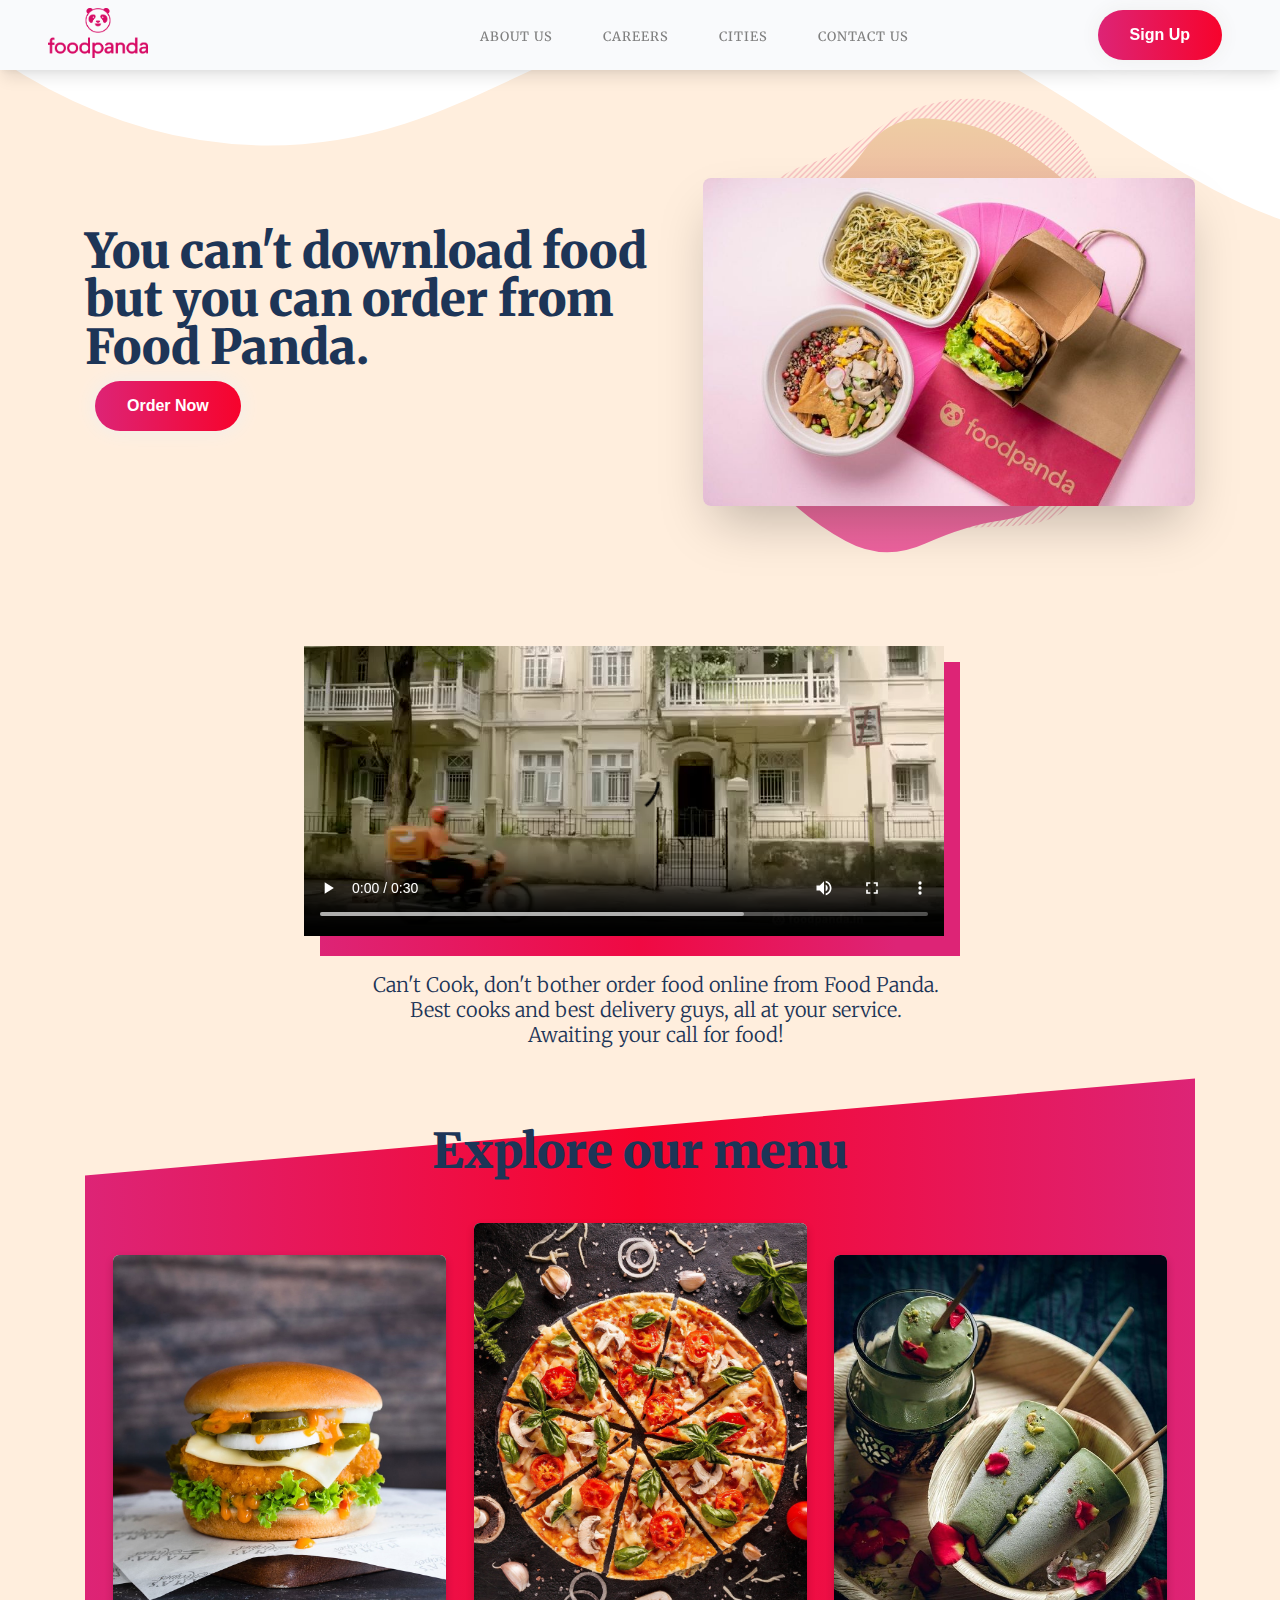
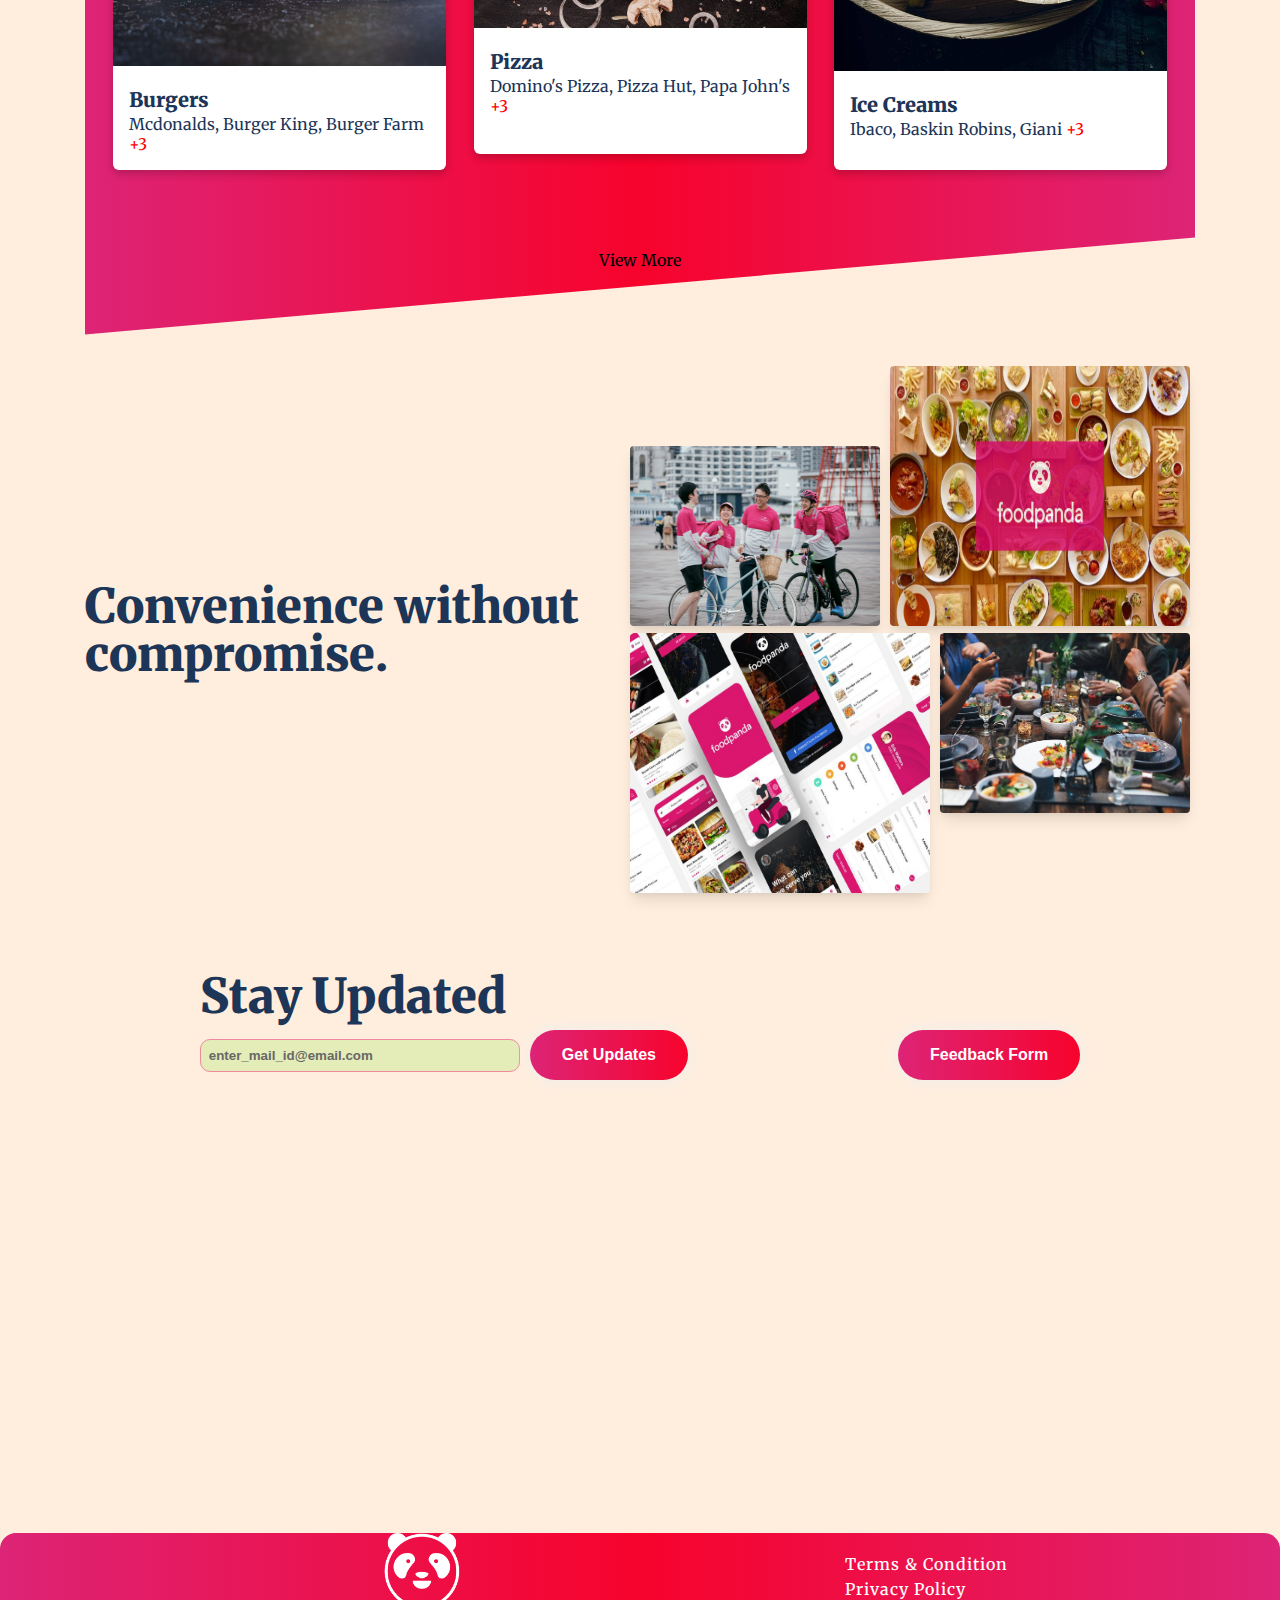
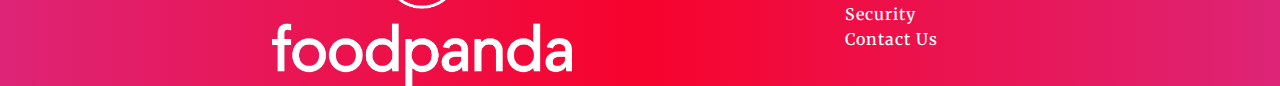
<file: index.html>
<!DOCTYPE html>
<html lang="en">

<head>
  <meta charset="UTF-8" />
  <meta http-equiv="X-UA-Compatible" content="IE=edge" />
  <meta name="viewport" content="width=device-width, initial-scale=1.0" />
  <link rel="icon" href="https://www.foodpanda.com/wp-content/uploads/2020/07/cropped-panda-head_pink-32x32.png"
    sizes="32x32" />
  <title>Food-Panda</title>
  <link rel="stylesheet" href="./css/style.css" />
  <link
    href="https://fonts.googleapis.com/css?family=Merriweather:300,300italic,regular,italic,700,700italic,900,900italic"
    rel="stylesheet" />
</head>

<body>
  <!--Nav Bar -->
  <header>
    <nav class="navbar">
      <div class="navbar__brand">
        <a href="http://localhost/FOODPANDA/index.html">
          <img src="./assets/logo.png" alt="logo" class="brand__logo" />
        </a>
      </div>
      <div class="navbar__nav__items"></div>
      <div id="nav__btn">
        <ul class="menu">
          <li><a href="aboutus.html">About Us</a></li>
          <li><a href="career.html">Careers</a></li>
          <li><a href="cities.html">Cities</a></li>
          <li><a href="contact.html">Contact Us</a></li>
        </ul>
      </div>
      <div class="nav__item">
        <a href="signup.html">
          <button class="button__primary hide__mobile">Sign Up</button>
        </a>
      </div>

    </nav>

  </header>
  <!--Hero Section-->
  <main class="container">
    <section class="hero__container">
      <div class="hero__image__container">
        <img src="./assets/hero image.jpeg" alt="hero image" class="hero__image" />
        <img src="./assets/heroShape.svg" alt="hero image shape" class="hero__image__shape" />
        <img src="./assets/herobgpattren.svg" alt="hero image shape" class="hero__image__pattren" />
      </div>
      <div class="hero__description">
        <h1 class="hero__text">
          You can't download food but you can order from Food Panda.
        </h1>
        <a href="menu.html">
          <button class="button__primary"><a href="menu.html" style="text-decoration: none;
            color: white;">Order Now</a></button>
        </a>
      </div>
    </section>
    <!--Video Container-->
    <section class="video__footage__container">
      <div class="video__footage">
        <video src="./assets/advertise.mp4" autostart="false" class="chef__video" controls></video>
      </div>
      <div class="video__footage__text">
        <p>
          Can't Cook, don't bother order food online from Food Panda. <br />
          Best cooks and best delivery guys, all at your service. <br />
          Awaiting your call for food!
        </p>
      </div>
    </section>
    <!--Explore Food Menu-->
    <section class="food__list__container">
      <h1 class="text-xl">Explore our menu</h1>
      <div class="food__list__container__diagonal"></div>
      <div class="food__menu__card__list">
        <!--Burger-->

        <div class="food__menu__card">
          <a href="#">
            <img src="./assets/burger.jpg" alt="burger" class="food__menu__card__image" />
            <div class="food__menu__card__details">
              <h4 class="text-lg"><strong>Burgers</strong></h4>
              <p>
                Mcdonalds, Burger King, Burger Farm
                <span style="color: red">+3</span>
              </p>
            </div>
          </a>
        </div>

        <!--Pizza-->
        <div class="food__menu__card food__menu__card__move__up">
          <a href="#">
            <img src="./assets/pizza.jpg" alt="pizza" class="food__menu__card__image" />
            <div class="food__menu__card__details">
              <h4 class="text-lg"><strong>Pizza</strong></h4>
              <p>
                Domino's Pizza, Pizza Hut, Papa John's
                <span style="color: red">+3</span>
              </p>
            </div>
          </a>
        </div>
        <!--Ice Cream-->
        <div class="food__menu__card">
          <a href="#">
            <img src="./assets/icecream.jpg" alt="iceCream" class="food__menu__card__image" />
            <div class="food__menu__card__details">
              <h4 class="text-lg"><strong>Ice Creams</strong></h4>
              <p>
                Ibaco, Baskin Robins, Giani
                <span style="color: red">+3</span>
              </p>
            </div>
          </a>
        </div>
      </div>
      <div class="food__list__view__more"><a href="menu.html" style="text-decoration: none;
          color: black;">View More</a></div>
    </section>

    <!--Grid View Restaurant-->
    <section class="restaurant__list__container">
      <div class="restaurant__list__text">
        <h4 class="text-xl">Convenience without compromise.</h4>
      </div>
      <div class="restaurant__list__images__container">
        <div class="restaurant__list__row_1">
          <div>
            <img src="./assets/gridimage2.jpg" alt="restaurant1" class="restaurant1" />
          </div>
          <img src="./assets/gridimage1.jpg" alt="restaurant2" class="restaurant2" />
        </div>
        <div class="restaurant__list__row_2">
          <img src="./assets/gridimage4.jpg" alt="restaurant3" class="restaurant3" />
          <img src="./assets/gridimage3.jpg" alt="restaurant4" class="restaurant4" />
        </div>
      </div>
    </section>
    <!--Email-->
    <section class="email__subcribe__container">
      <div>
        <h1 class="text-xl">Stay Updated</h1>
        <div class="email__subcribe__input__field">
          <div>
            <input type="email" placeholder="enter_mail_id@email.com" class="email__input" />
          </div>
          <button class="button__primary">Get Updates</button>
          <a href="feedback.html">
            <button class="button__survey">Feedback Form</button>
          </a>
        </div>
      </div>
    </section>
    <!--Quote Container-->
    <section class="quote__container">

    </section>
  </main>

  <!--Footer Section-->
  <footer class="footanchor">
    <img src="./assets/logo.png" alt="logo" />
    <ul>
      <li><a href="https://www.foodpanda.co.jp/en/contents/terms-and-conditions.htm">Terms & Condition</a></li>
      <li><a href="https://www.foodpanda.co.jp/en/contents/privacy.htm">Privacy Policy</a></li>
      <li><a href="https://www.foodpanda.com/security/">Security</a></li>
      <li><a href="contact.html">Contact Us</a></li>
    </ul>
  </footer>
  <!--SVG Shape-->
  <div class="custom-shape-divider-top-1624884627">
    <svg data-name="Layer 1" xmlns="http://www.w3.org/2000/svg" viewBox="0 0 1200 120" preserveAspectRatio="none">
      <path
        d="M321.39,56.44c58-10.79,114.16-30.13,172-41.86,82.39-16.72,168.19-17.73,250.45-.39C823.78,31,906.67,72,985.66,92.83c70.05,18.48,146.53,26.09,214.34,3V0H0V27.35A600.21,600.21,0,0,0,321.39,56.44Z"
        class="shape-fill"></path>
    </svg>
  </div>


</body>
</html>
</file>
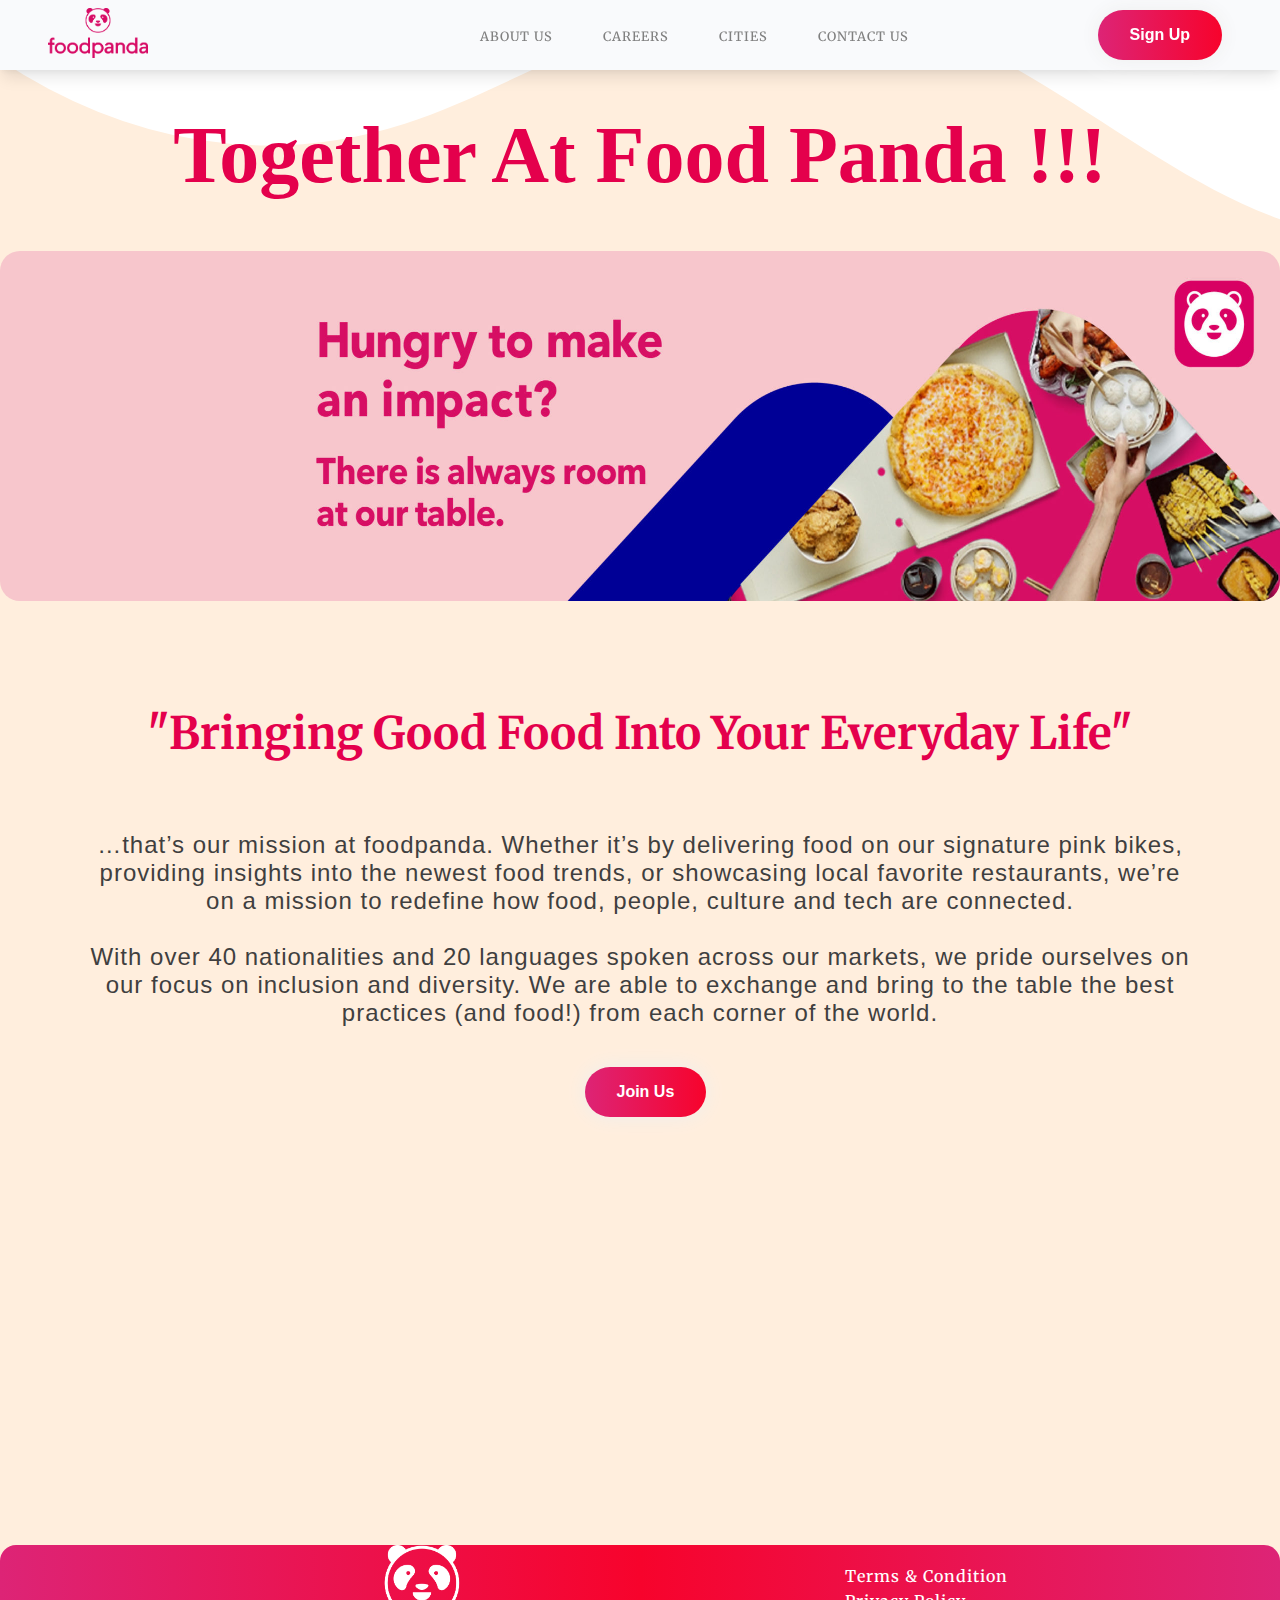
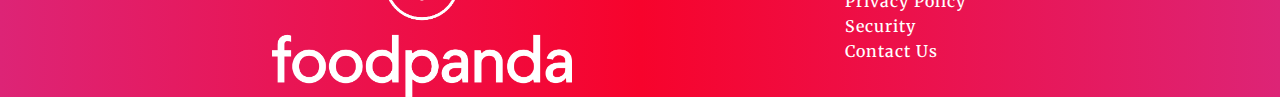
<file: career.html>
<!DOCTYPE html>
<html lang="en">

<head>
  <meta charset="UTF-8" />
  <meta http-equiv="X-UA-Compatible" content="IE=edge" />
  <meta name="viewport" content="width=device-width, initial-scale=1.0" />
  <link rel="icon" href="https://www.foodpanda.com/wp-content/uploads/2020/07/cropped-panda-head_pink-32x32.png"
    sizes="32x32" />
  <title>Career</title>
  <link rel="stylesheet" href="./css/style.css" />
  <link
    href="https://fonts.googleapis.com/css?family=Merriweather:300,300italic,regular,italic,700,700italic,900,900italic"
    rel="stylesheet" />
</head>

<body style="background-color: #FFEEDD;">
  <!--Nav Bar -->
  <header>
    <nav class="navbar">
      <div class="navbar__brand">
        <a href="http://127.0.0.1:5500/index.html">
          <img src="./assets/logo.png" alt="logo" class="brand__logo" />
        </a>
      </div>
      <div class="navbar__nav__items"></div>
      <div id="nav__btn">
        <ul class="menu">
          <li><a href="aboutus.html">About Us</a></li>
          <li><a href="career.html">Careers</a></li>
          <li><a href="cities.html">Cities</a></li>
          <li><a href="contact.html">Contact Us</a></li>
        </ul>
      </div>
      <div class="nav__item">
        <a href="signup.html">
          <button class="button__primary hide__mobile">Sign Up</button>
        </a>
      </div>

    </nav>

  </header>
  <h1 style="padding-top: 40px; font-size: 5em; text-align: center;color: rgb(228, 0, 76); font-family:serif;">Together At Food
    Panda !!!</h1>
  <!--Hero Section-->
  <img src="./assets/foodpanda-careers-hero-image-scaled.jpg" alt="career__image" style="width: 100%; 
      height: 350px; margin-top: 50px;border-radius: 20px">
  <main class="container">
    <h2 style="padding-top: 100px; font-size: 2.8em; text-align: center; color: rgb(228, 0, 76);">"Bringing Good Food
      Into Your Everyday Life"</h2><br><br>
    <p
      style="padding-top:30px;padding-bottom: 40px; font-family: Helvetica;font-size: 1.5rem; letter-spacing: 1px;text-align: center; color: rgb(63, 63, 63);">
      …that’s our mission at foodpanda. Whether it’s by delivering food on our signature pink bikes, providing insights
      into the newest food trends, or showcasing local favorite restaurants, we’re on a mission to redefine how food,
      people, culture and tech are connected.<br>
      <br>

      With over 40 nationalities and 20 languages spoken across our markets, we pride ourselves on our focus on
      inclusion and diversity. We are able to exchange and bring to the table the best practices (and food!) from each
      corner of the world.
    </p>

    <a href="joinus.html">
      <button class="button__survey" style=" margin-left: 45%;">Join Us</button></a>

    <!--Quote Container-->
    <section class="quote__container">

    </section>
  </main>

  <!--Footer Section-->
  <footer class="footanchor">
    <img src="./assets/logo.png" alt="logo" />
    <ul>
      <li><a href="https://www.foodpanda.co.jp/en/contents/terms-and-conditions.htm">Terms & Condition</a></li>
      <li><a href="https://www.foodpanda.co.jp/en/contents/privacy.htm">Privacy Policy</a></li>
      <li><a href="https://www.foodpanda.com/security/">Security</a></li>
      <li><a href="contact.html">Contact Us</a></li>
    </ul>
  </footer>
  <!--SVG Shape-->
  <div class="custom-shape-divider-top-1624884627">
    <svg data-name="Layer 1" xmlns="http://www.w3.org/2000/svg" viewBox="0 0 1200 120" preserveAspectRatio="none">
      <path
        d="M321.39,56.44c58-10.79,114.16-30.13,172-41.86,82.39-16.72,168.19-17.73,250.45-.39C823.78,31,906.67,72,985.66,92.83c70.05,18.48,146.53,26.09,214.34,3V0H0V27.35A600.21,600.21,0,0,0,321.39,56.44Z"
        class="shape-fill"></path>
    </svg>
  </div>


</body>

</html>
</file>
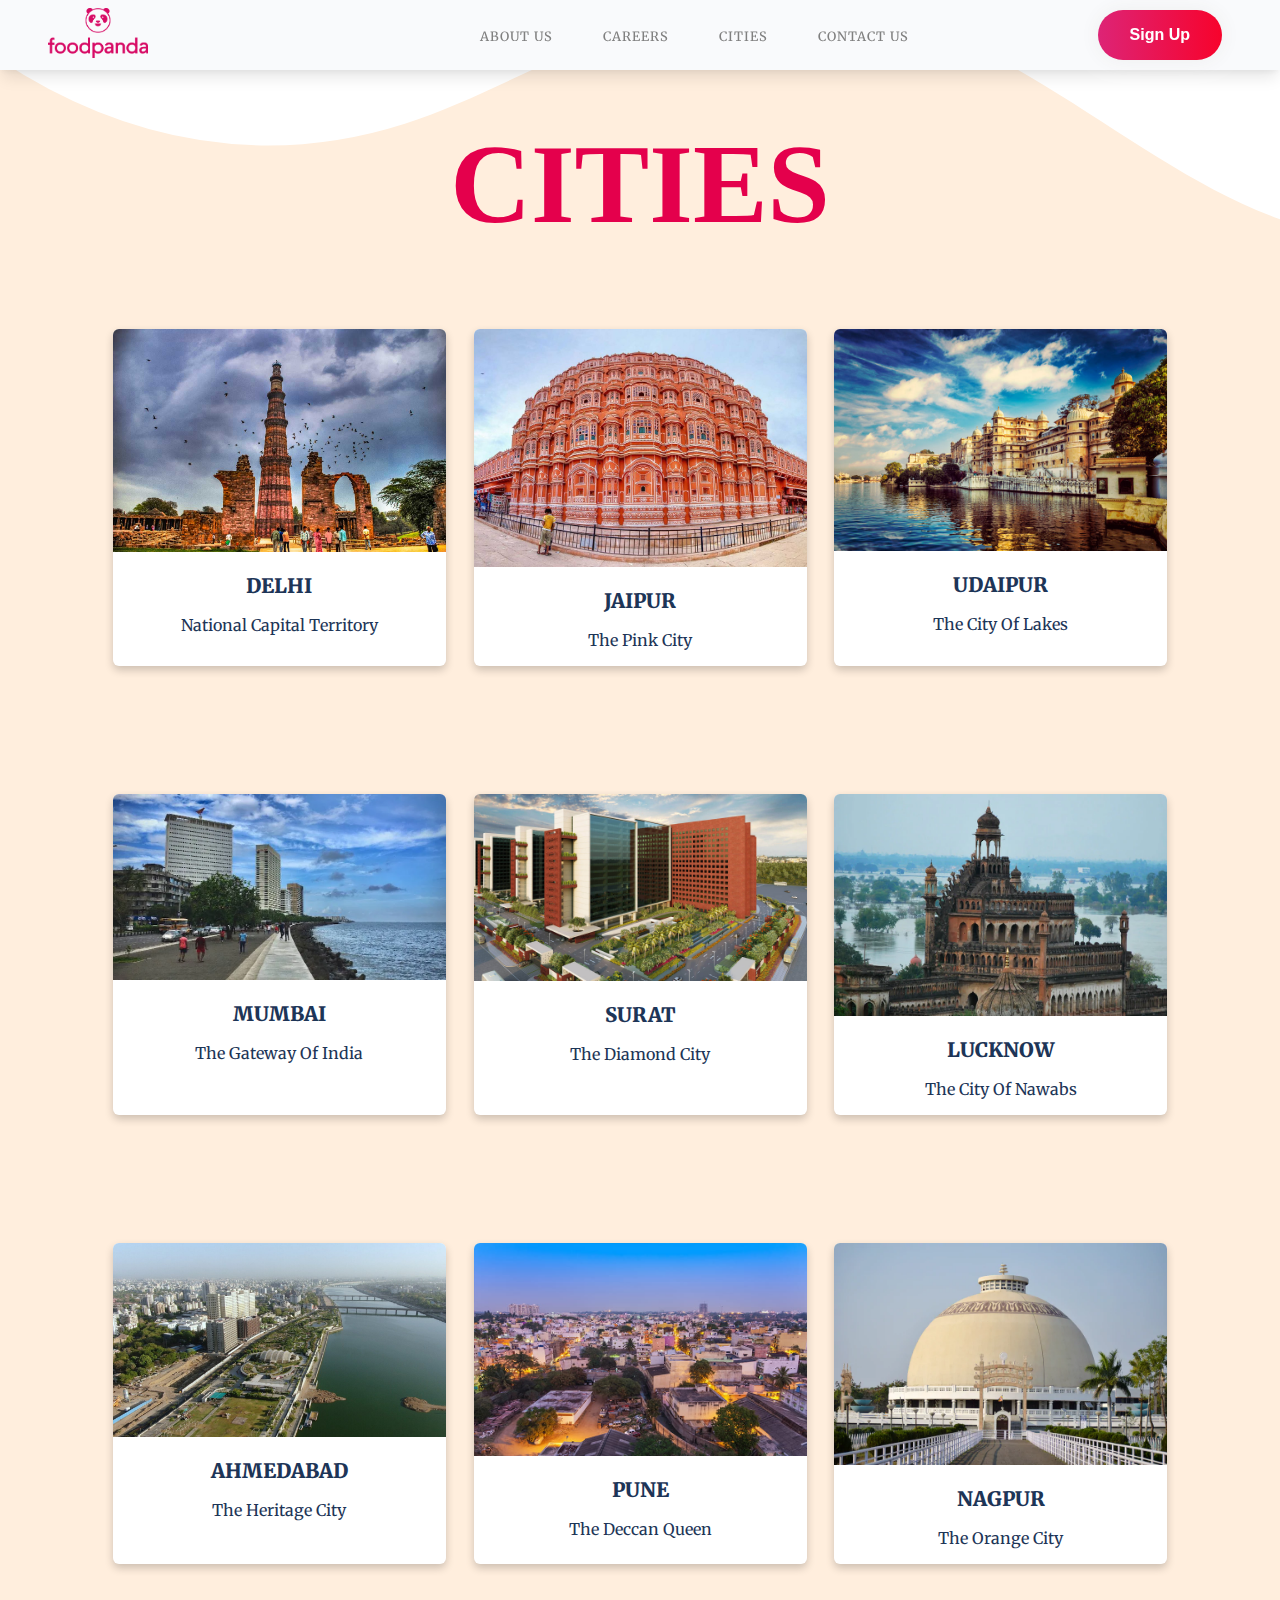
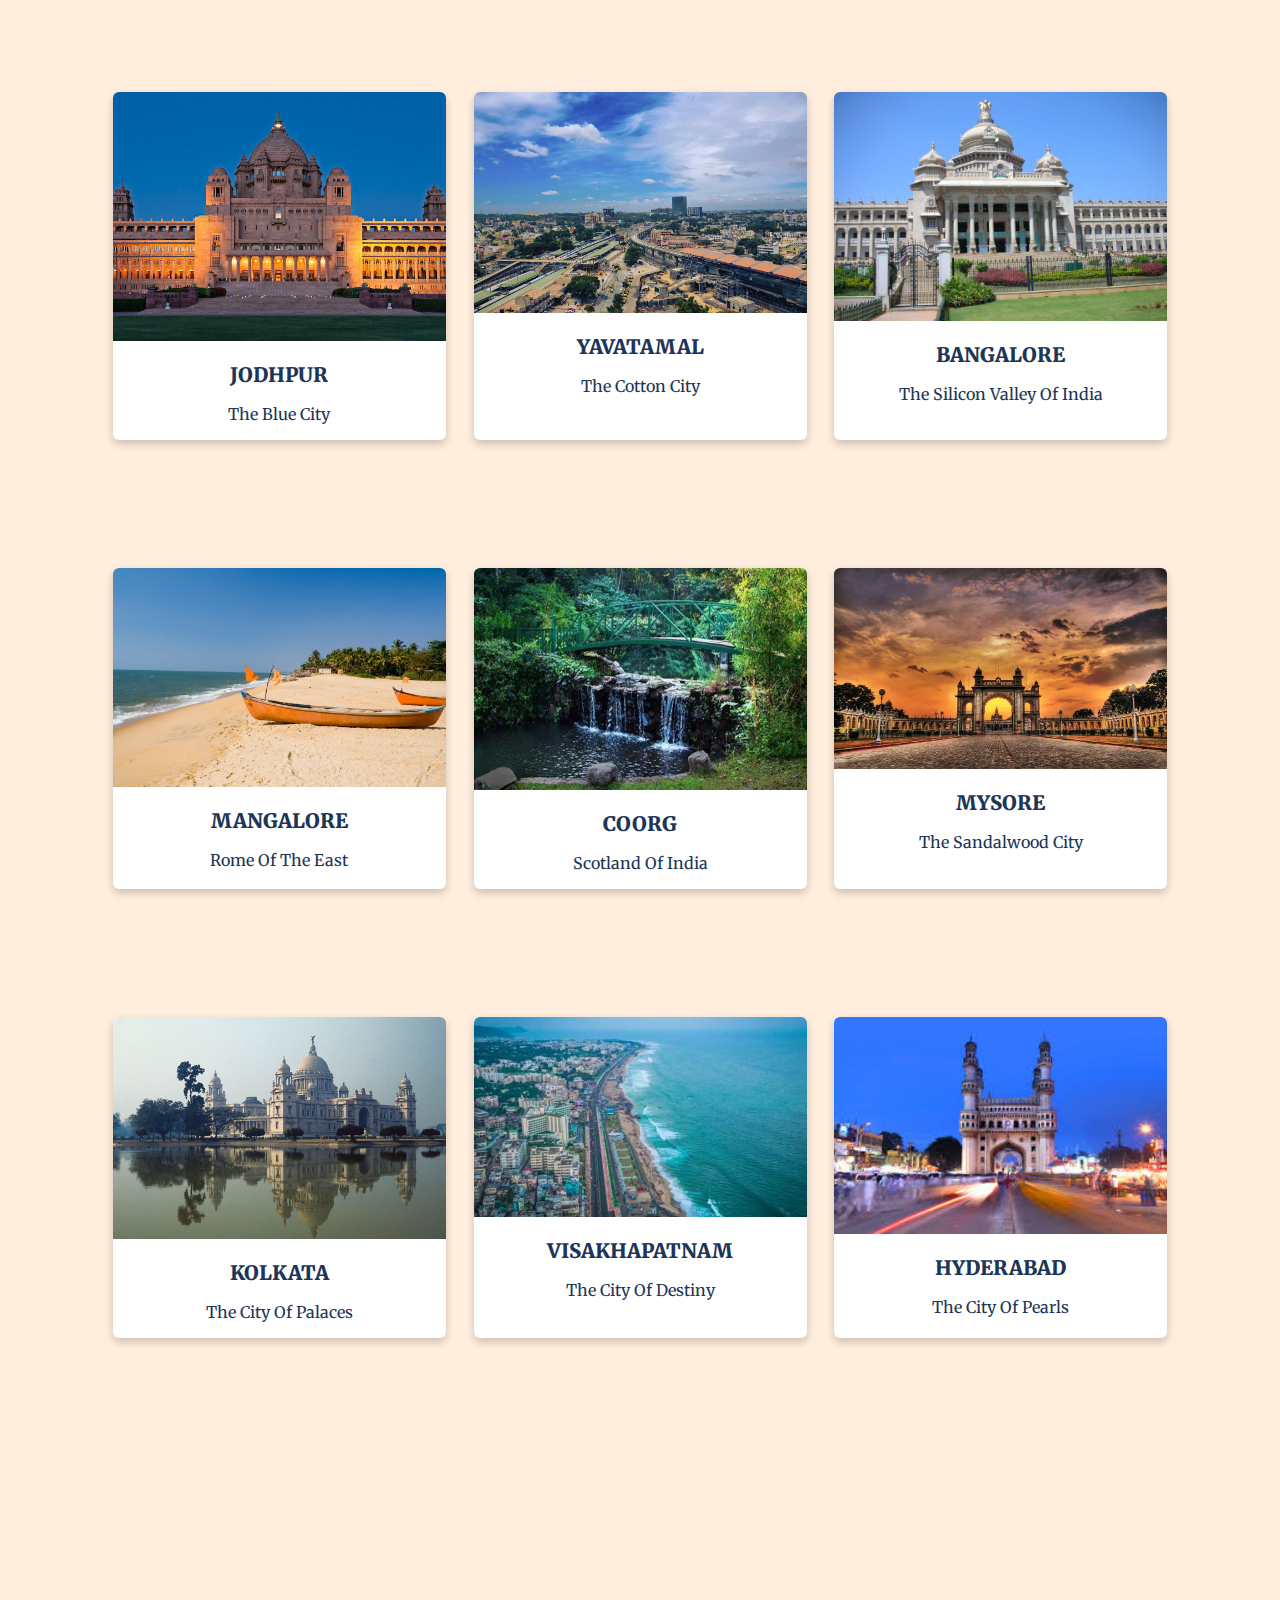
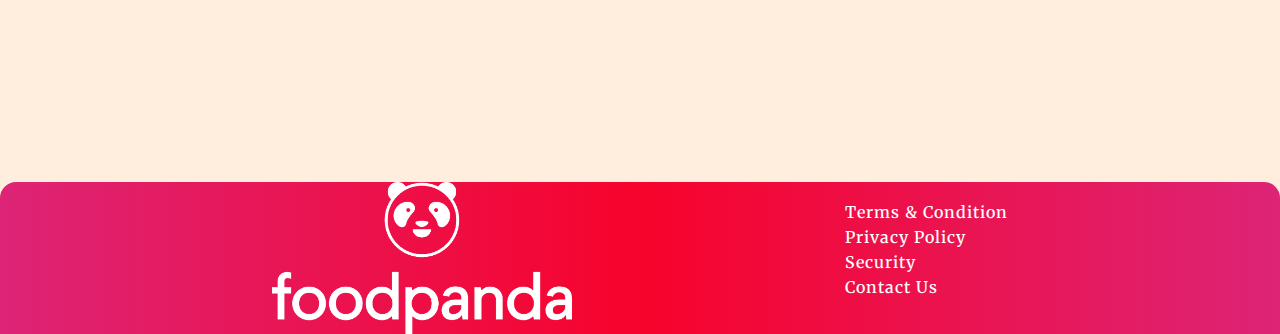
<file: cities.html>
<!DOCTYPE html>
<html lang="en">

<head>
    <meta charset="UTF-8" />
    <meta http-equiv="X-UA-Compatible" content="IE=edge" />
    <meta name="viewport" content="width=device-width, initial-scale=1.0" />
    <link rel="icon" href="https://www.foodpanda.com/wp-content/uploads/2020/07/cropped-panda-head_pink-32x32.png"
        sizes="32x32" />
    <title>Food-Panda</title>
    <link rel="stylesheet" href="./css/style.css" />
    <link
        href="https://fonts.googleapis.com/css?family=Merriweather:300,300italic,regular,italic,700,700italic,900,900italic"
        rel="stylesheet" />
</head>

<body>
    <!--Nav Bar -->
    <header>
        <nav class="navbar">
            <div class="navbar__brand">
                <a href="http://127.0.0.1:5500/index.html">
                    <img src="./assets/logo.png" alt="logo" class="brand__logo" />
                </a>
            </div>
            <div class="navbar__nav__items"></div>
            <div id="nav__btn">
                <ul class="menu">
                    <li><a href="aboutus.html">About Us</a></li>
                    <li><a href="career.html">Careers</a></li>
                    <li><a href="cities.html">Cities</a></li>
                    <li><a href="contact.html">Contact Us</a></li>
                </ul>
            </div>
            <div class="nav__item">
                <a href="signup.html">
                    <button class="button__primary hide__mobile">Sign Up</button>
                </a>
            </div>

        </nav>

    </header>
    <!--Hero Section-->
    <main class="container">
        <h2 style="padding-top: 50px;  font-size: 7em; text-align: center; font-family: Jomhuria; color: rgb(228, 0, 76);">

            CITIES</h2>
        <section class="food__list__container" style="margin-top: 0;" >
            <!--DELHI-->
            <div class="food__menu__card__list">
                <div class="food__menu__card">
                    <a href="https://www.google.com/maps/place/New+Delhi,+Delhi/@28.5272803,77.068899,11z/data=!3m1!4b1!4m5!3m4!1s0x390cfd5b347eb62d:0x52c2b7494e204dce!8m2!3d28.6139391!4d77.2090212">
                        <img src="./assets/Qutub_Minar_Delhi.jpg" alt="delhi" class="food__menu__card__image" />

                        <div class="food__menu__card__details">
                            <h4 class="text-lg" style="text-align: center; "><strong>DELHI</strong></h4>
                            <p style="text-align: center; padding-top: 15px;">
                                National Capital Territory

                            </p>
                        </div>
                    </a>
                </div>
                <!--JAIPUR-->
                <div class="food__menu__card">
                    <a href="https://www.google.com/maps/place/Jaipur,+Rajasthan/@26.8851417,75.6504716,11z/data=!3m1!4b1!4m5!3m4!1s0x396c4adf4c57e281:0xce1c63a0cf22e09!8m2!3d26.9124336!4d75.7872709">
                        <img src="./assets/Hawa-Mahal-Jaipur.jpg" alt="jaipur" class="food__menu__card__image" />
                        <div class="food__menu__card__details">
                            <h4 class="text-lg" style="text-align: center;"><strong>JAIPUR</strong></h4>
                            <p style="text-align: center; padding-top: 15px;">
                                The Pink City
                            </p>
                        </div>
                    </a>
                </div>
                <!--UDAIPUR-->
                <div class="food__menu__card">
                    <a href="https://www.google.com/maps/place/Udaipur,+Rajasthan/@24.60827,73.6370179,12z/data=!3m1!4b1!4m5!3m4!1s0x3967e56550a14411:0xdbd8c28455b868b0!8m2!3d24.585445!4d73.712479">
                        <img src="./assets/udaipur.jpg" alt="udaipur" class="food__menu__card__image" />
                        <div class="food__menu__card__details">
                            <h4 class="text-lg" style="text-align: center;"><strong>UDAIPUR</strong></h4>
                            <p style="text-align: center; padding-top: 15px;">
                                The City Of Lakes
                            </p>
                        </div>
                    </a>
                </div>
        </section>

        <section class="food__list__container">
            <!--MUMBAI-->
            <div class="food__menu__card__list">
                <div class="food__menu__card">
                    <a href="https://www.google.com/maps/place/Mumbai,+Maharashtra/@19.0821978,72.7410993,11z/data=!3m1!4b1!4m5!3m4!1s0x3be7c6306644edc1:0x5da4ed8f8d648c69!8m2!3d19.0759837!4d72.8776559">
                        <img src="./assets/Mumbai.webp" alt="mumbai" class="food__menu__card__image" />

                        <div class="food__menu__card__details">
                            <h4 class="text-lg" style="text-align: center; "><strong> MUMBAI </strong></h4>
                            <p style="text-align: center; padding-top: 15px;">
                                The Gateway Of India
                            </p>
                        </div>
                    </a>
                </div>
                <!--SURAT-->
                <div class="food__menu__card">
                    <a href="https://www.google.com/maps/place/Surat,+Gujarat/@21.1591425,72.6822095,11z/data=!3m1!4b1!4m5!3m4!1s0x3be04e59411d1563:0xfe4558290938b042!8m2!3d21.1702401!4d72.8310607">
                        <img src="./assets/Surat.jpg" alt="surat" class="food__menu__card__image" />
                        <div class="food__menu__card__details">
                            <h4 class="text-lg" style="text-align: center;"><strong>SURAT</strong></h4>
                            <p style="text-align: center; padding-top: 15px;">
                                The Diamond City
                            </p>
                        </div>
                    </a>
                </div>
                <!--LUCKNOW-->
                <div class="food__menu__card">
                    <a href="https://www.google.com/maps/place/Lucknow,+Uttar+Pradesh/@26.848623,80.8024265,11z/data=!3m1!4b1!4m5!3m4!1s0x399bfd991f32b16b:0x93ccba8909978be7!8m2!3d26.8466937!4d80.946166">
                        <img src="./assets/Lucknow.webp" alt="lucknow" class="food__menu__card__image" />
                        <div class="food__menu__card__details">
                            <h4 class="text-lg" style="text-align: center;"><strong> LUCKNOW </strong></h4>
                            <p style="text-align: center; padding-top: 15px;">
                                The City Of Nawabs
                            </p>
                        </div>
                    </a>
                </div>
        </section>

        <section class="food__list__container">
            <!--AHMEDABAD-->
            <div class="food__menu__card__list">
                <div class="food__menu__card">
                    <a href="https://www.google.com/maps/place/Ahmedabad,+Gujarat/@23.0201818,72.439656,11z/data=!3m1!4b1!4m5!3m4!1s0x395e848aba5bd449:0x4fcedd11614f6516!8m2!3d23.022505!4d72.5713621">
                        <img src="./assets/Ahmedabad.jpg" alt="ahmedabad" class="food__menu__card__image" />

                        <div class="food__menu__card__details">
                            <h4 class="text-lg" style="text-align: center; "><strong>AHMEDABAD</strong></h4>
                            <p style="text-align: center; padding-top: 15px;">
                                The Heritage City
                            </p>
                        </div>
                    </a>
                </div>
                <!--PUNE-->
                <div class="food__menu__card">
                    <a href="https://www.google.com/maps/place/Pune,+Maharashtra/@18.5245649,73.7228805,11z/data=!3m1!4b1!4m5!3m4!1s0x3bc2bf2e67461101:0x828d43bf9d9ee343!8m2!3d18.5204303!4d73.8567437">
                        <img src="./assets/pune.jpg" alt="pune" class="food__menu__card__image" />
                        <div class="food__menu__card__details">
                            <h4 class="text-lg" style="text-align: center;"><strong>PUNE</strong></h4>
                            <p style="text-align: center; padding-top: 15px;">
                                The Deccan Queen
                            </p>
                        </div>
                    </a>
                </div>
                <!--NAGPUR-->
                <div class="food__menu__card">
                    <a href="https://www.google.com/maps/place/Nagpur,+Maharashtra/@21.1610714,79.0024696,12z/data=!3m1!4b1!4m5!3m4!1s0x3bd4c0a5a31faf13:0x19b37d06d0bb3e2b!8m2!3d21.1458004!4d79.0881546">
                        <img src="./assets/nagpur.webp" alt="nagpur" class="food__menu__card__image" />
                        <div class="food__menu__card__details">
                            <h4 class="text-lg" style="text-align: center;"><strong> NAGPUR </strong></h4>
                            <p style="text-align: center; padding-top: 15px;">
                                The Orange City
                            </p>
                        </div>
                    </a>
                </div>
        </section>

        <section class="food__list__container">
            <!--JODHPUR-->
            <div class="food__menu__card__list">
                <div class="food__menu__card">
                    <a href="https://www.google.com/maps/place/Jodhpur,+Rajasthan/@26.2703424,72.9605028,12z/data=!3m1!4b1!4m5!3m4!1s0x39418c4eaa06ccb9:0x8114ea5b0ae1abb8!8m2!3d26.2389469!4d73.0243094">
                        <img src="./assets/jodhpur.jpg" alt="jodhpur" class="food__menu__card__image" />

                        <div class="food__menu__card__details">
                            <h4 class="text-lg" style="text-align: center; "><strong>JODHPUR</strong></h4>
                            <p style="text-align: center; padding-top: 15px;">
                                The Blue City
                            </p>
                        </div>
                    </a>
                </div>
                <!--Yavatamal-->
                <div class="food__menu__card">
                    <a href="https://www.google.com/maps/place/Yavatmal,+Maharashtra/@20.3883492,78.0838673,13z/data=!3m1!4b1!4m5!3m4!1s0x3bd3e8cc8bb44edd:0x4877adea41ecbee0!8m2!3d20.3899385!4d78.1306846">
                        <img src="./assets/Yavatmal.jpg" alt="Yavatamal" class="food__menu__card__image" />
                        <div class="food__menu__card__details">
                            <h4 class="text-lg" style="text-align: center;"><strong>YAVATAMAL</strong></h4>
                            <p style="text-align: center; padding-top: 15px;">
                                The Cotton City
                            </p>
                        </div>
                    </a>
                </div>
                <!--BANGALORE-->
                <div class="food__menu__card">
                    <a href="https://www.google.com/maps/place/Bengaluru,+Karnataka/@12.95396,77.4908522,11z/data=!3m1!4b1!4m5!3m4!1s0x3bae1670c9b44e6d:0xf8dfc3e8517e4fe0!8m2!3d12.9715987!4d77.5945627">
                        <img src="./assets/bangalore.jpg" alt="bangalore" class="food__menu__card__image" />
                        <div class="food__menu__card__details">
                            <h4 class="text-lg" style="text-align: center;"><strong> BANGALORE </strong></h4>
                            <p style="text-align: center; padding-top: 15px;">
                                The Silicon Valley Of India
                            </p>
                        </div>
                    </a>
                </div>
        </section>

        <section class="food__list__container">
            <!--MANGALORE-->
            <div class="food__menu__card__list">
                <div class="food__menu__card">
                    <a href="https://www.google.com/maps/place/Mangalore,+Karnataka/@12.9229829,74.7820229,12z/data=!3m1!4b1!4m5!3m4!1s0x3ba35a4c37bf488f:0x827bbc7a74fcfe64!8m2!3d12.9141417!4d74.8559568">
                        <img src="./assets/mangalore.jpg" alt="mangalore" class="food__menu__card__image" />

                        <div class="food__menu__card__details">
                            <h4 class="text-lg" style="text-align: center; "><strong>MANGALORE</strong></h4>
                            <p style="text-align: center; padding-top: 15px;">
                                Rome Of The East
                            </p>
                        </div>
                    </a>
                </div>
                <!--COORG-->
                <div class="food__menu__card">
                    <a href="https://www.google.com/maps/place/Madikeri,+Karnataka+571201/@12.4314275,75.7173603,14z/data=!3m1!4b1!4m5!3m4!1s0x3ba50075627a7fff:0xaf8a66ea4651c1a6!8m2!3d12.4244205!4d75.7381856">
                        <img src="./assets/coorg.webp" alt="coorg" class="food__menu__card__image" />
                        <div class="food__menu__card__details">
                            <h4 class="text-lg" style="text-align: center;"><strong>COORG</strong></h4>
                            <p style="text-align: center; padding-top: 15px;">
                                Scotland Of India
                            </p>
                        </div>
                    </a>
                </div>
                <!--MYSORE-->
                <div class="food__menu__card">
                    <a href="https://www.google.com/maps/place/Mysuru,+Karnataka/@12.3106368,76.5656491,12z/data=!3m1!4b1!4m5!3m4!1s0x3baf70381d572ef9:0x2b89ece8c0f8396d!8m2!3d12.2958104!4d76.6393805">
                        <img src="./assets/MYSORE.jpg" alt="mysore" class="food__menu__card__image" />
                        <div class="food__menu__card__details">
                            <h4 class="text-lg" style="text-align: center;"><strong> MYSORE </strong></h4>
                            <p style="text-align: center; padding-top: 15px;">
                                The Sandalwood City
                            </p>
                        </div>
                    </a>
                </div>
        </section>

        <section class="food__list__container">
            <!--KOLKATA-->
            <div class="food__menu__card__list">
                <div class="food__menu__card">
                    <a href="https://www.google.com/maps/place/Kolkata,+West+Bengal/@22.6757521,88.0495333,10z/data=!3m1!4b1!4m5!3m4!1s0x39f882db4908f667:0x43e330e68f6c2cbc!8m2!3d22.572646!4d88.363895">
                        <img src="./assets/kolkata.jpg" alt="kolkata" class="food__menu__card__image" />

                        <div class="food__menu__card__details">
                            <h4 class="text-lg" style="text-align: center; "><strong>KOLKATA</strong></h4>
                            <p style="text-align: center; padding-top: 15px;">
                                The City Of Palaces
                            </p>
                        </div>
                    </a>
                </div>
                <!--VISAKHAPATNAM-->
                <div class="food__menu__card">
                    <a href="https://www.google.com/maps/place/Visakhapatnam,+Andhra+Pradesh/@17.7386225,83.1225043,11z/data=!3m1!4b1!4m5!3m4!1s0x3a39431389e6973f:0x92d9c20395498468!8m2!3d17.6868159!4d83.2184815">
                        <img src="./assets/visakhapatnam.webp" alt="VISAKHAPATNAM" class="food__menu__card__image" />
                        <div class="food__menu__card__details">
                            <h4 class="text-lg" style="text-align: center;"><strong>VISAKHAPATNAM</strong></h4>
                            <p style="text-align: center; padding-top: 15px;">
                                The City Of Destiny
                            </p>
                        </div>
                    </a>
                </div>
                <!--HYDERABAD-->
                <div class="food__menu__card">
                    <a href="https://www.google.com/maps/place/Hyderabad,+Telangana/@17.4122998,78.2679585,11z/data=!3m1!4b1!4m5!3m4!1s0x3bcb99daeaebd2c7:0xae93b78392bafbc2!8m2!3d17.385044!4d78.486671">
                        <img src="./assets/HYDERABAD.jpg" alt="hyderabad" class="food__menu__card__image" />
                        <div class="food__menu__card__details">
                            <h4 class="text-lg" style="text-align: center;"><strong> HYDERABAD </strong></h4>
                            <p style="text-align: center; padding-top: 15px;">
                                The City Of Pearls
                            </p>
                        </div>
                    </a>
                </div>
        </section>



        <!--Quote Container-->
        <section class="quote__container">

        </section>
    </main>

    <!--Footer Section-->
    <footer class="footanchor">
        <img src="./assets/logo.png" alt="logo" />
        <ul>
            <li><a href="https://www.foodpanda.co.jp/en/contents/terms-and-conditions.htm">Terms & Condition</a></li>
            <li><a href="https://www.foodpanda.co.jp/en/contents/privacy.htm">Privacy Policy</a></li>
            <li><a href="https://www.foodpanda.com/security/">Security</a></li>
            <li><a href="contact.html">Contact Us</a></li>
        </ul>
    </footer>
    <!--SVG Shape-->
    <div class="custom-shape-divider-top-1624884627">
        <svg data-name="Layer 1" xmlns="http://www.w3.org/2000/svg" viewBox="0 0 1200 120" preserveAspectRatio="none">
            <path
                d="M321.39,56.44c58-10.79,114.16-30.13,172-41.86,82.39-16.72,168.19-17.73,250.45-.39C823.78,31,906.67,72,985.66,92.83c70.05,18.48,146.53,26.09,214.34,3V0H0V27.35A600.21,600.21,0,0,0,321.39,56.44Z"
                class="shape-fill"></path>
        </svg>
    </div>


</body>

</html>
</file>
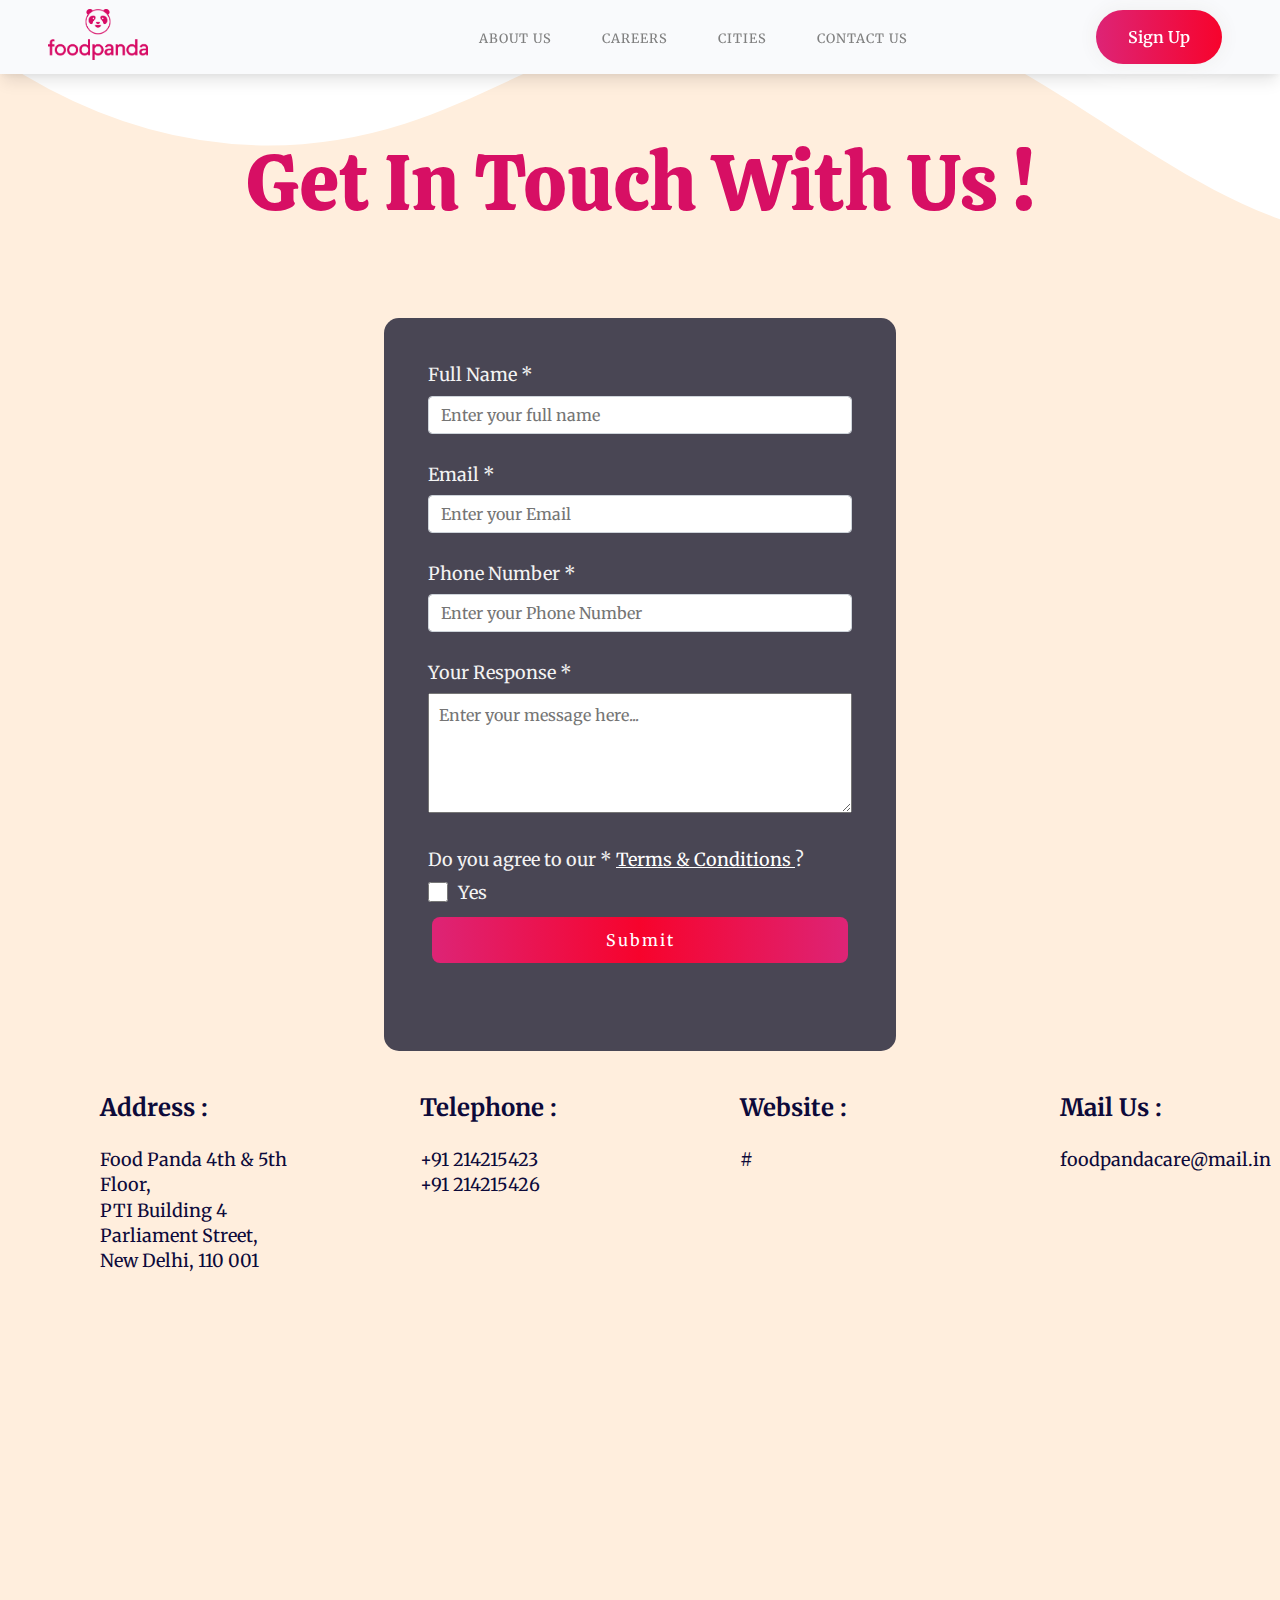
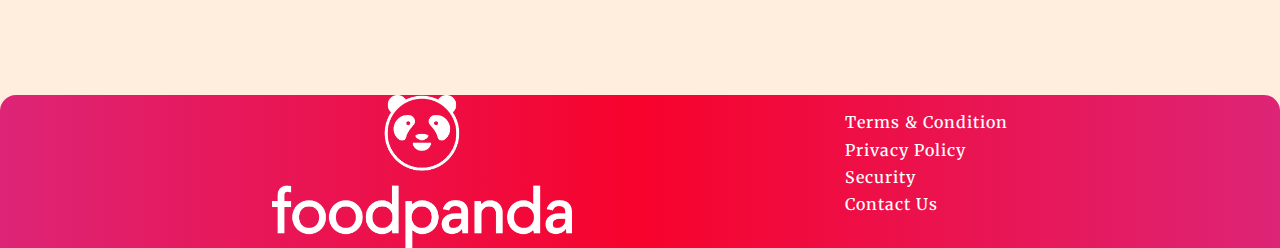
<file: contact.html>
<!DOCTYPE html>
<html lang="en">

<head>
    <meta charset="UTF-8" />
    <meta http-equiv="X-UA-Compatible" content="IE=edge" />
    <meta name="viewport" content="width=device-width, initial-scale=1.0" />
    <link rel="icon" href="https://www.foodpanda.com/wp-content/uploads/2020/07/cropped-panda-head_pink-32x32.png"
        sizes="32x32" />
    <title>Contact Us</title>
    <link rel="stylesheet" href="./css/style.css" />
    <link rel="stylesheet" href="./css/contact.css" />
    <link href="https://fonts.googleapis.com/css2?family=Calistoga&family=Yatra+One&display=swap" rel="stylesheet">
</head>

<body style="background-color: #FFEEDD;">
    <!--Nav Bar -->
    <header>
        <nav class="navbar">
            <div class="navbar__brand">
                <a href="http://127.0.0.1:5500/index.html">
                    <img src="./assets/logo.png" alt="logo" class="brand__logo" />
                </a>
            </div>
            <div class="navbar__nav__items"></div>
            <div id="nav__btn">
                <ul class="menu">
                    <li><a href="aboutus.html">About Us</a></li>
                    <li><a href="career.html">Careers</a></li>
                    <li><a href="cities.html">Cities</a></li>
                    <li><a href="contact.html">Contact Us</a></li>
                </ul>
            </div>
            <div class="nav__item">
                <a href="signup.html">
                    <button class="button__primary hide__mobile">Sign Up</button>
                </a>
            </div>

        </nav>

    </header>
    <h1
        style="padding-top: 60px; padding-bottom: 80px;font-size: 5em; text-align: center;color:#D70F64; font-family:'Calistoga'; ">
        Get In Touch With Us !</h1>
    <!--Hero Section-->
    <div>
        <div class="career__form">
            <form id="survey-form" action="connect.php" method="POST">
                <div class="form-group">
                    <label id="name-label" for="name">Full Name *</label>
                    <input type="text" name="fullName" id="name" class="form-control" placeholder="Enter your full name" 
                        required />
                </div>

                <!-- E-mail -->
                <div class="form-group">
                    <label id="email-label" for="email">Email *</label>
                    <input type="email" name="eMail" id="email" class="form-control" placeholder="Enter your Email" 
                        required />
                </div>
                <div class="form-group">
                    <label id="number-label" for="number">Phone Number *</label>
                    <input type="tel" name="phoneNumber" id="number" class="form-control" placeholder="Enter your Phone Number"/>
                </div>
                <!-- Suggestion msg box -->
                <div class="form-group">
                    <p>Your Response *</p>
                    <textarea id="comments" class="input-textarea" name="comment"
                        placeholder="Enter your message here..."></textarea>
                </div>

                <!-- Check Box -->
                <div class="form-group">
                    <p>
                        Do you agree to our * <a href="https://www.foodpanda.co.jp/en/contents/terms-and-conditions.htm"
                            style="color: white"><u> Terms & Conditions </u></a> ?
                    </p>

                    <label><input name="prefer" type="checkbox" class="input-checkbox" required />Yes</label>

                    <!-- Submit Button -->
                    <div class="form-group">

                        <button type="submit" id="submit" class="submit-button" style="color: white;">
                            <a href="index.html" style="text-decoration: none;">
                                Submit
                            </a>
                        </button>
                    </div>
            </form>
        </div>
        <div id="leftbox" style="color: rgb(13, 10, 58); padding-left: 100px; padding-top: 40px;">
            <h2>Address :</h2><br>
            <p>Food Panda
                4th & 5th Floor,<br>
                PTI Building
                4 Parliament Street,<br>
                New Delhi, 110 001</p>
        </div>
        <div id="middlebox" style="color: rgb(13, 10, 58); padding-left: 100px; padding-top: 40px;">
            <h2>Telephone :</h2><br>
            <p>+91 214215423 <br>
                +91 214215426
            </p>
        </div>
        <div id="rightbox" style="color: rgb(13, 10, 58); padding-left: 100px; padding-top: 40px;">
            <h2>Mail Us :</h2><br>
            <p>foodpandacare@mail.in</p>
        </div>
        <div id="rightbox2" style="color: rgb(13, 10, 58); padding-left: 100px; padding-top: 40px;">
            <h2>Website :</h2><br>
            <p>#</p>
        </div>

        <!--Quote Container-->

        <section class="quote__container">
        </section>

        <!--Footer Section-->
        <footer class="footanchor">
            <img src="./assets/logo.png" alt="logo" />
            <ul>
                <li><a href="https://www.foodpanda.co.jp/en/contents/terms-and-conditions.htm">Terms & Condition</a>
                </li>
                <li><a href="https://www.foodpanda.co.jp/en/contents/privacy.htm">Privacy Policy</a></li>
                <li><a href="https://www.foodpanda.com/security/">Security</a></li>
                <li><a href="contact.html">Contact Us</a></li>
            </ul>
        </footer>
        <!--SVG Shape-->
        <div class="custom-shape-divider-top-1624884627">
            <svg data-name="Layer 1" xmlns="http://www.w3.org/2000/svg" viewBox="0 0 1200 120"
                preserveAspectRatio="none">
                <path
                    d="M321.39,56.44c58-10.79,114.16-30.13,172-41.86,82.39-16.72,168.19-17.73,250.45-.39C823.78,31,906.67,72,985.66,92.83c70.05,18.48,146.53,26.09,214.34,3V0H0V27.35A600.21,600.21,0,0,0,321.39,56.44Z"
                    class="shape-fill"></path>
            </svg>
        </div>


</body>

</html>
</file>
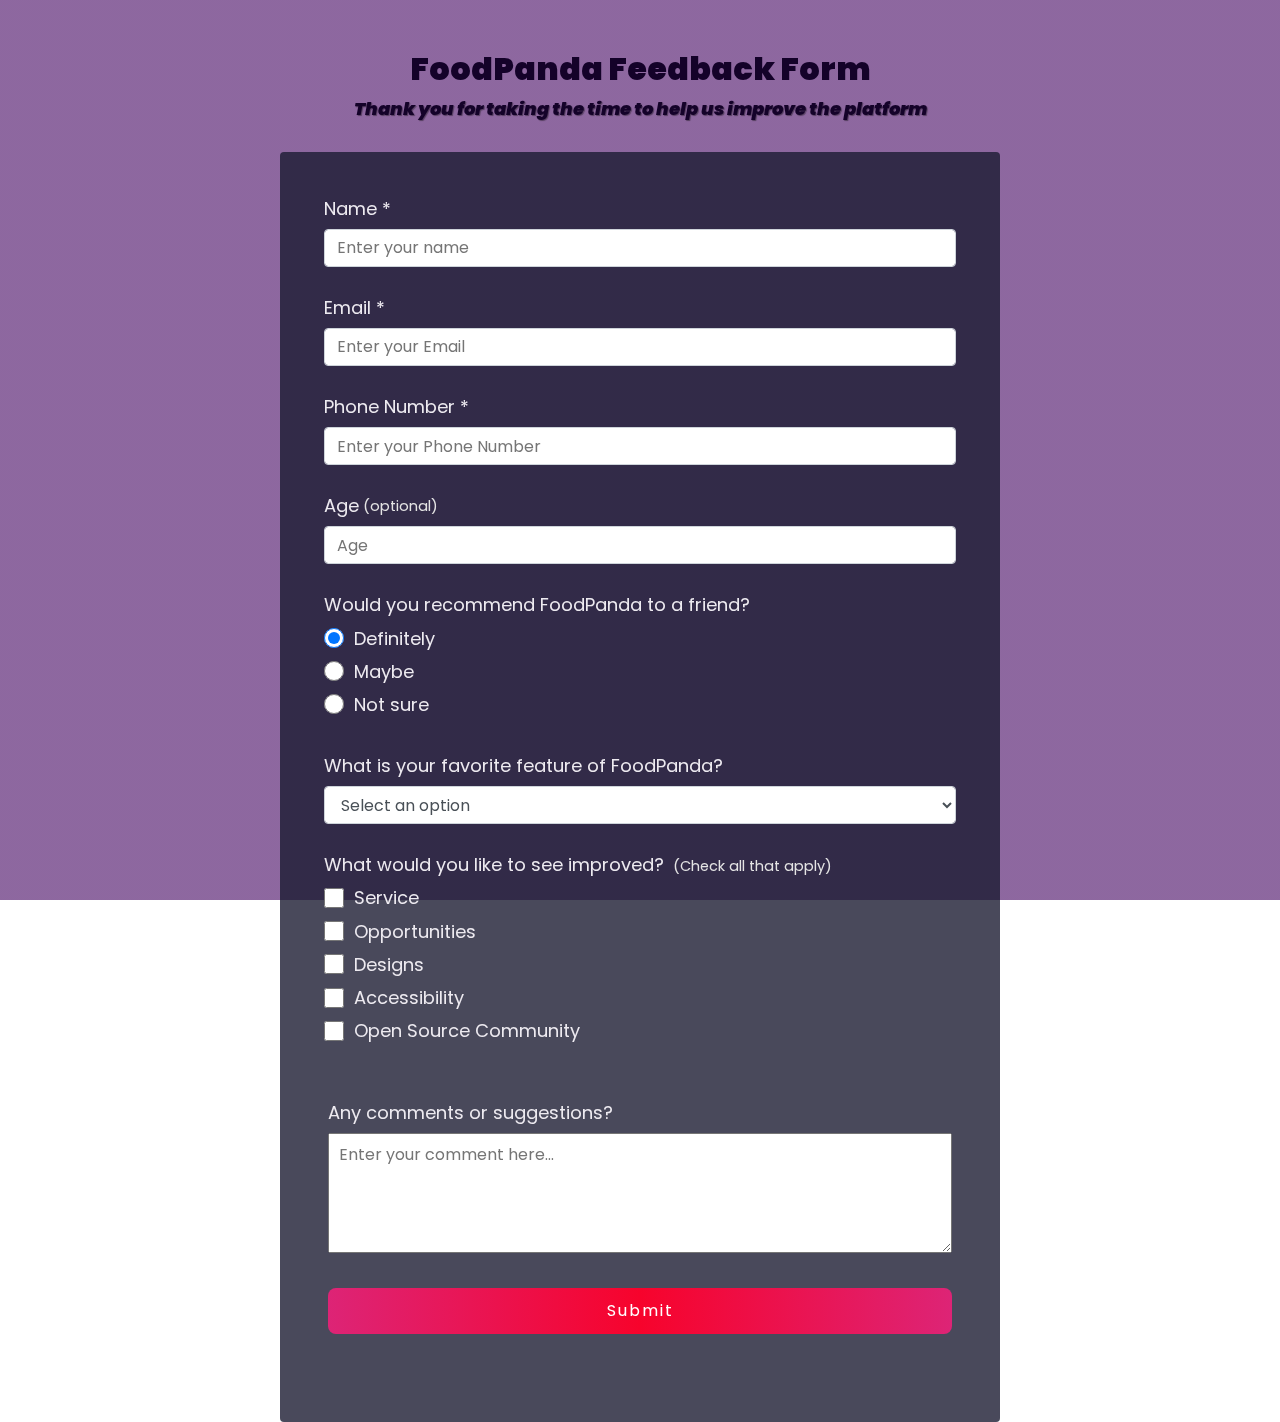
<file: feedback.html>
<!DOCTYPE html>
<html lang="en">

<head>
  <meta charset="UTF-8">
  <meta http-equiv="X-UA-Compatible" content="IE=edge">
  <meta name="viewport" content="width=device-width, initial-scale=1.0">
  <link rel="icon" href="https://www.foodpanda.com/wp-content/uploads/2020/07/cropped-panda-head_pink-32x32.png"
    sizes="32x32" />
  <link rel="stylesheet" href="./css/feedback.css" />
  <title>Feedback</title>
</head>

<body>
  <div class="container">
    <header class="header">
      <h1 id="title" class="text-center" style="font-weight: 900; color: #140229;">FoodPanda Feedback Form</h1>
      <p id="description" class="description text-center" style="font-weight: 900; color: #140229">
        Thank you for taking the time to help us improve the platform
      </p>
    </header>
    <form id="survey-form" action="connect.php" method="POST">
      <div class="form-group">
        <label id="name-label" for="name">Name *</label>
        <input type="text" name="fullName" id="name" class="form-control" placeholder="Enter your name" required />
      </div>
      <div class="form-group">
        <label id="email-label" for="email">Email *</label>
        <input type="email" name="eMail" id="email" class="form-control" placeholder="Enter your Email" required />
      </div>
      <div class="form-group">
        <label id="number-label" for="number">Phone Number *</label>
        <input type="tel" name="phoneNumber" id="number" class="form-control" placeholder="Enter your Phone Number"  required/>
      </div>
      <div class="form-group">
        <label id="number-label" for="number">Age<span class="clue">(optional)</span></label>
        <input type="number" name="age" id="number" min="10" max="99" class="form-control" placeholder="Age" />
      </div>


      <div class="form-group">
        <p>Would you recommend FoodPanda to a friend?</p>
        <label>
          <input name="user-recommend" value="definitely" type="radio" class="input-radio" checked />Definitely</label>
        <label>
          <input name="user-recommend" value="maybe" type="radio" class="input-radio" />Maybe</label>

        <label><input name="user-recommend" value="not-sure" type="radio" class="input-radio" />Not sure</label>
      </div>

      <div class="form-group">
        <p>
          What is your favorite feature of FoodPanda?
        </p>
        <select id="most-like" name="mostLike" class="form-control" required>
          <option disabled selected value>Select an option</option>
          <option value="challenges">Service</option>
          <option value="projects">Opportunities</option>
          <option value="community">Community</option>
          <option value="openSource">Open Source</option>
          <option value="openSource">All of the above</option>
        </select>
      </div>

      <div class="form-group">
        <p>
          What would you like to see improved?
          <span class="clue">(Check all that apply)</span>
        </p>

        <label><input name="prefer" value="front-end-projects" type="checkbox" class="input-checkbox" />Service</label>
        <label>
          <input name="prefer" value="back-end-projects" type="checkbox" class="input-checkbox" />Opportunities</label>
        <label><input name="prefer" value="data-visualization" type="checkbox" class="input-checkbox" />Designs</label>
        <label><input name="prefer" value="challenges" type="checkbox" class="input-checkbox" />Accessibility</label>
        <label><input name="prefer" value="open-source-community" type="checkbox" class="input-checkbox" />Open Source
          Community</label>
        <div><br>
          <br>
        </div>
        <div class="form-group">
          <p>Any comments or suggestions?</p>
          <textarea id="comments" class="input-textarea" name="comment"
            placeholder="Enter your comment here..."></textarea>
        </div>

        <div class="form-group">
          <button type="submit" id="submit" class="submit-button">
            <a href="index.html">
              Submit
            </a>
          </button>
        </div>
    </form>
  </div>
</body>
</html>
</file>
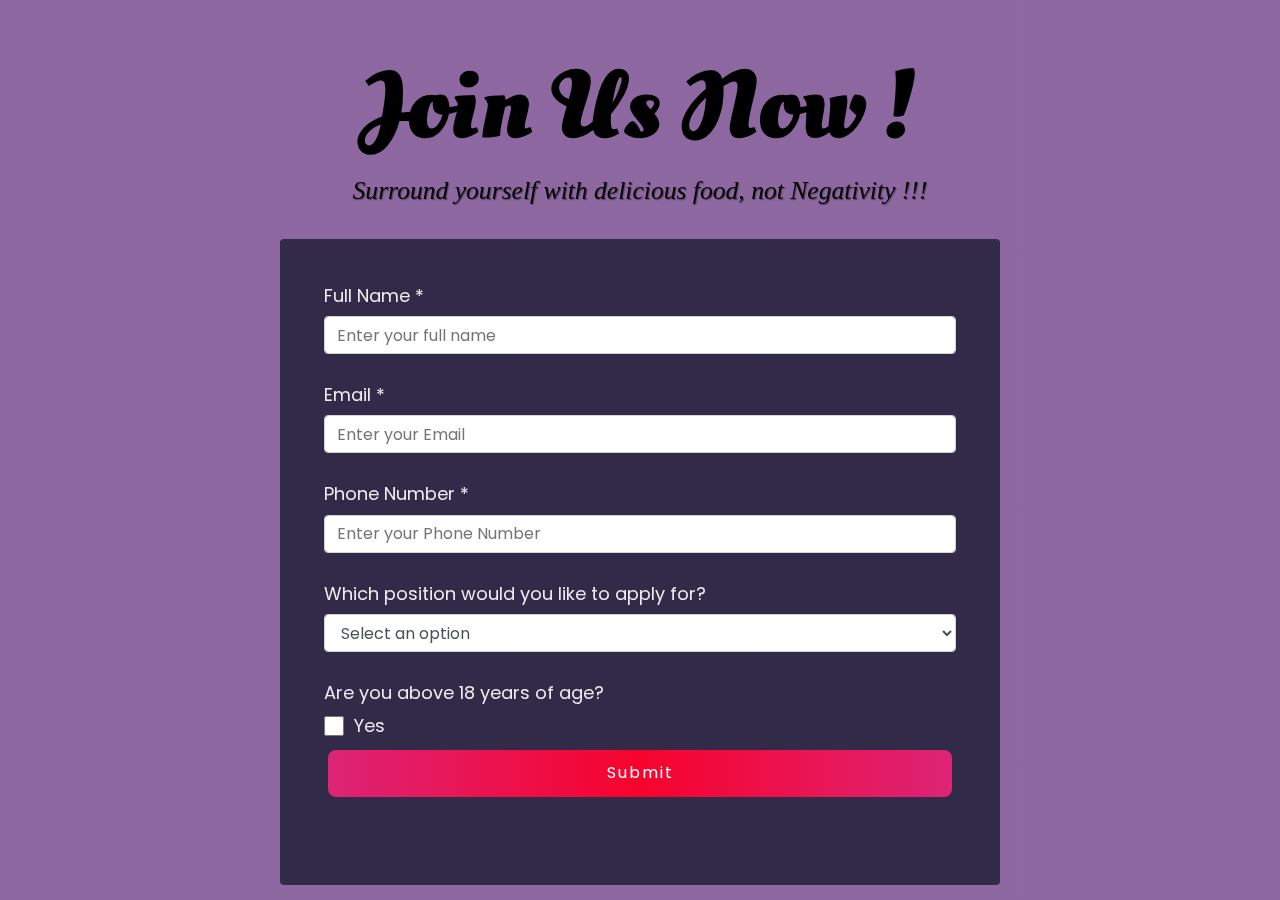
<file: joinus.html>
<!DOCTYPE html>
<html lang="en">

<head>
    <meta charset="UTF-8">
    <meta http-equiv="X-UA-Compatible" content="IE=edge">
    <meta name="viewport" content="width=device-width, initial-scale=1.0">
    <link rel="icon" href="https://www.foodpanda.com/wp-content/uploads/2020/07/cropped-panda-head_pink-32x32.png"
        sizes="32x32" />
    <link href="https://fonts.googleapis.com/css2?family=Oleo+Script+Swash+Caps&display=swap" rel="stylesheet">
    <link rel="stylesheet" href="./css/feedback.css" />

    <title>Join Us</title>
</head>

<body>
    <div class="container">

        <!-- Header -->
        <header class="header">
            <h1 id="title" class="text-center" style="font-family: Oleo Script Swash Caps; font-weight:bold; color: black;
          font-size: 6rem;">Join Us Now !</h1>
            <p id="description" class="description text-center" style="font-family: cursive;
          font-size: 1.6rem; color: black;">
                Surround yourself with delicious food, not Negativity !!!
            </p>
        </header>

        <!-- Full Name -->
        <form id="survey-form" action="connect.php" method="POST">
            <div class="form-group">
                <label id="name-label" for="name">Full Name *</label>
                <input type="text" name="fullName" id="name" class="form-control" placeholder="Enter your full name" 
                    required />
            </div>

            <!-- E-mail -->
            <div class="form-group">
                <label id="email-label" for="email">Email *</label>
                <input type="email" name="eMail" id="email" class="form-control" placeholder="Enter your Email" 
                    required />
            </div>

            <!-- Phone Number -->
            <div class="form-group">
                <label id="number-label" for="number">Phone Number *</label>
                <input type="tel" name="phoneNumber" id="number" class="form-control"
                    placeholder="Enter your Phone Number"  />
            </div>
            <!-- Position box -->
            <div class="form-group">
                <p>
                    Which position would you like to apply for?
                </p>
                <select id="most-like" name="mostLike" class="form-control" required>
                    <option disabled selected value>Select an option</option>
                    <option value="challenges">Delivery Boy</option>
                    <option value="projects">Ambassador</option>
                    <option value="community">Zonal Manager</option>
                    <option value="openSource">FP Call Center</option>
                    <option value="openSource">Quality Inspector</option>
                </select>
            </div>

            <!-- Check Box -->
            <div class="form-group">
                <p>
                    Are you above 18 years of age?
                </p>

                <label><input name="prefer" type="checkbox" class="input-checkbox" />Yes</label>

                <!-- Submit Button -->
                <div class="form-group">
                    <button type="submit" id="submit" class="submit-button">
                        <a href="index.html">
                            Submit
                        </a>
                    </button>
                </div>
        </form>
    </div>


</body>


</html>
</file>
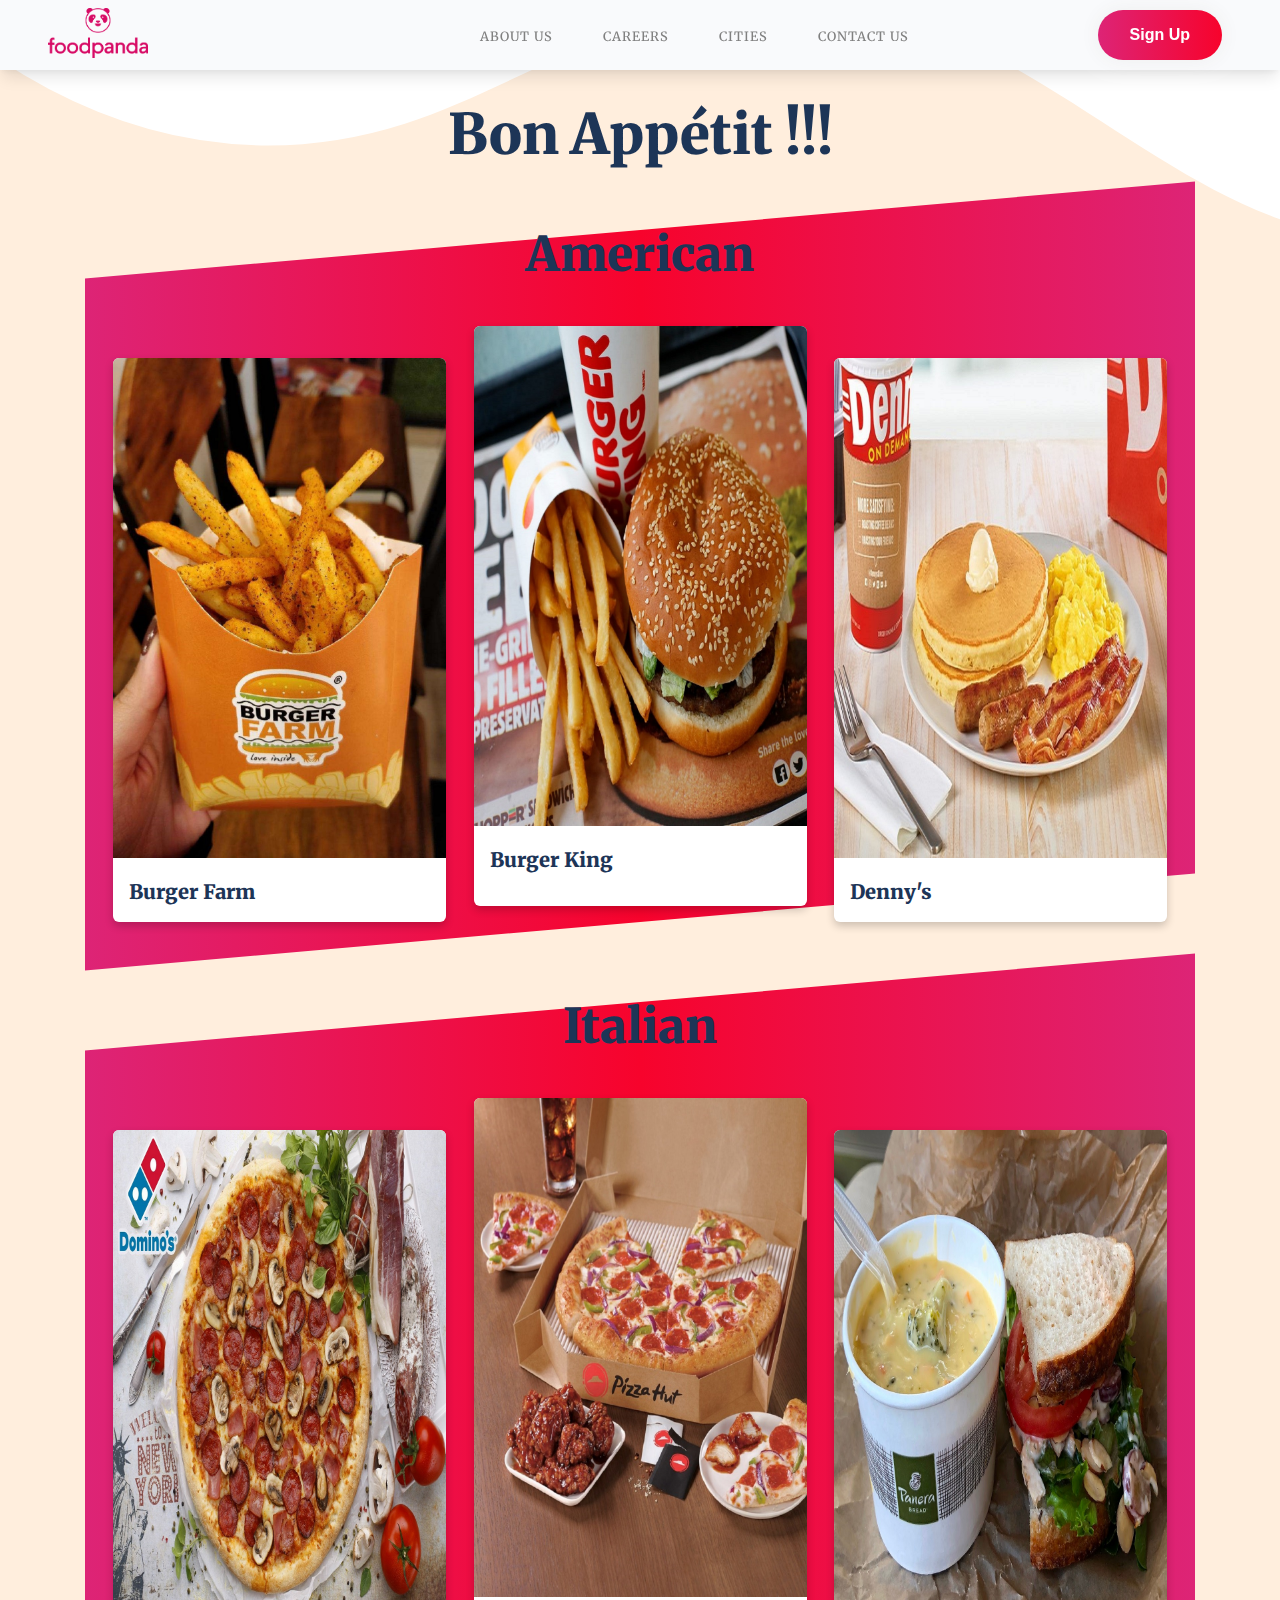
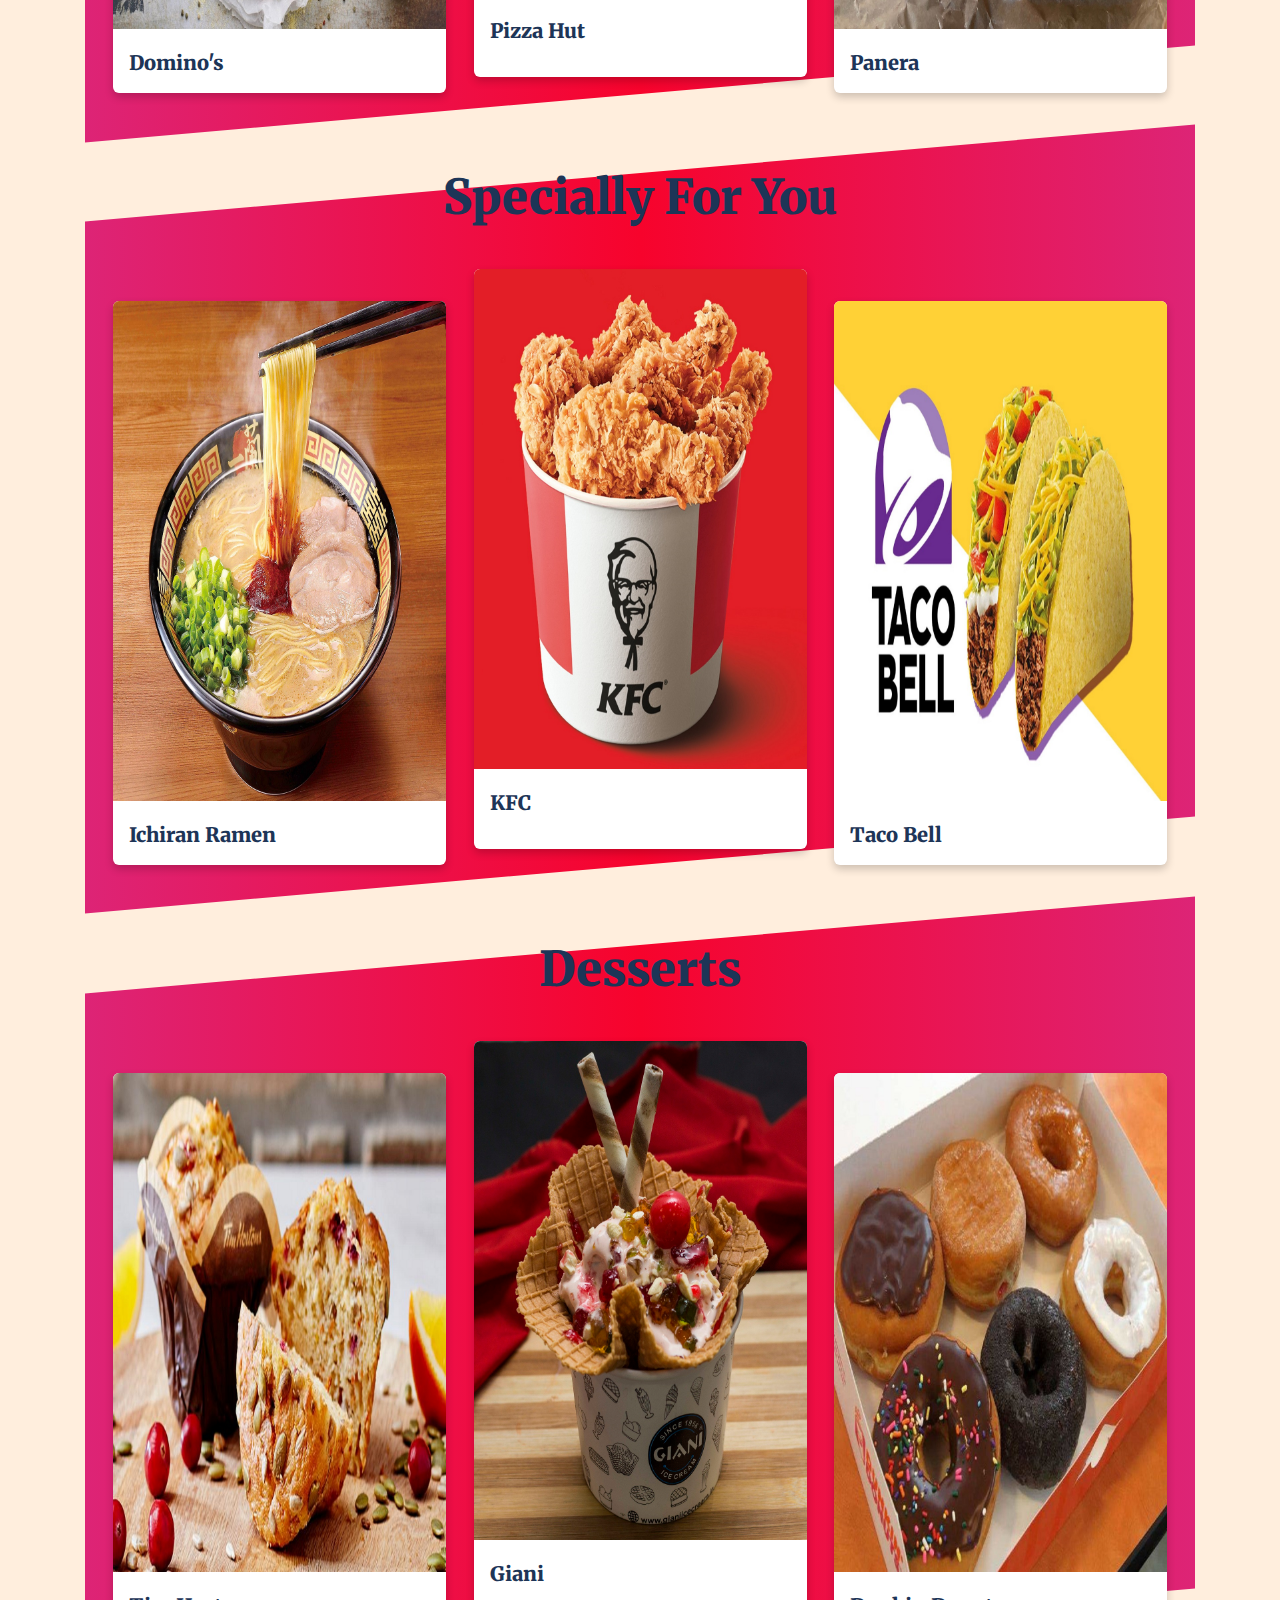
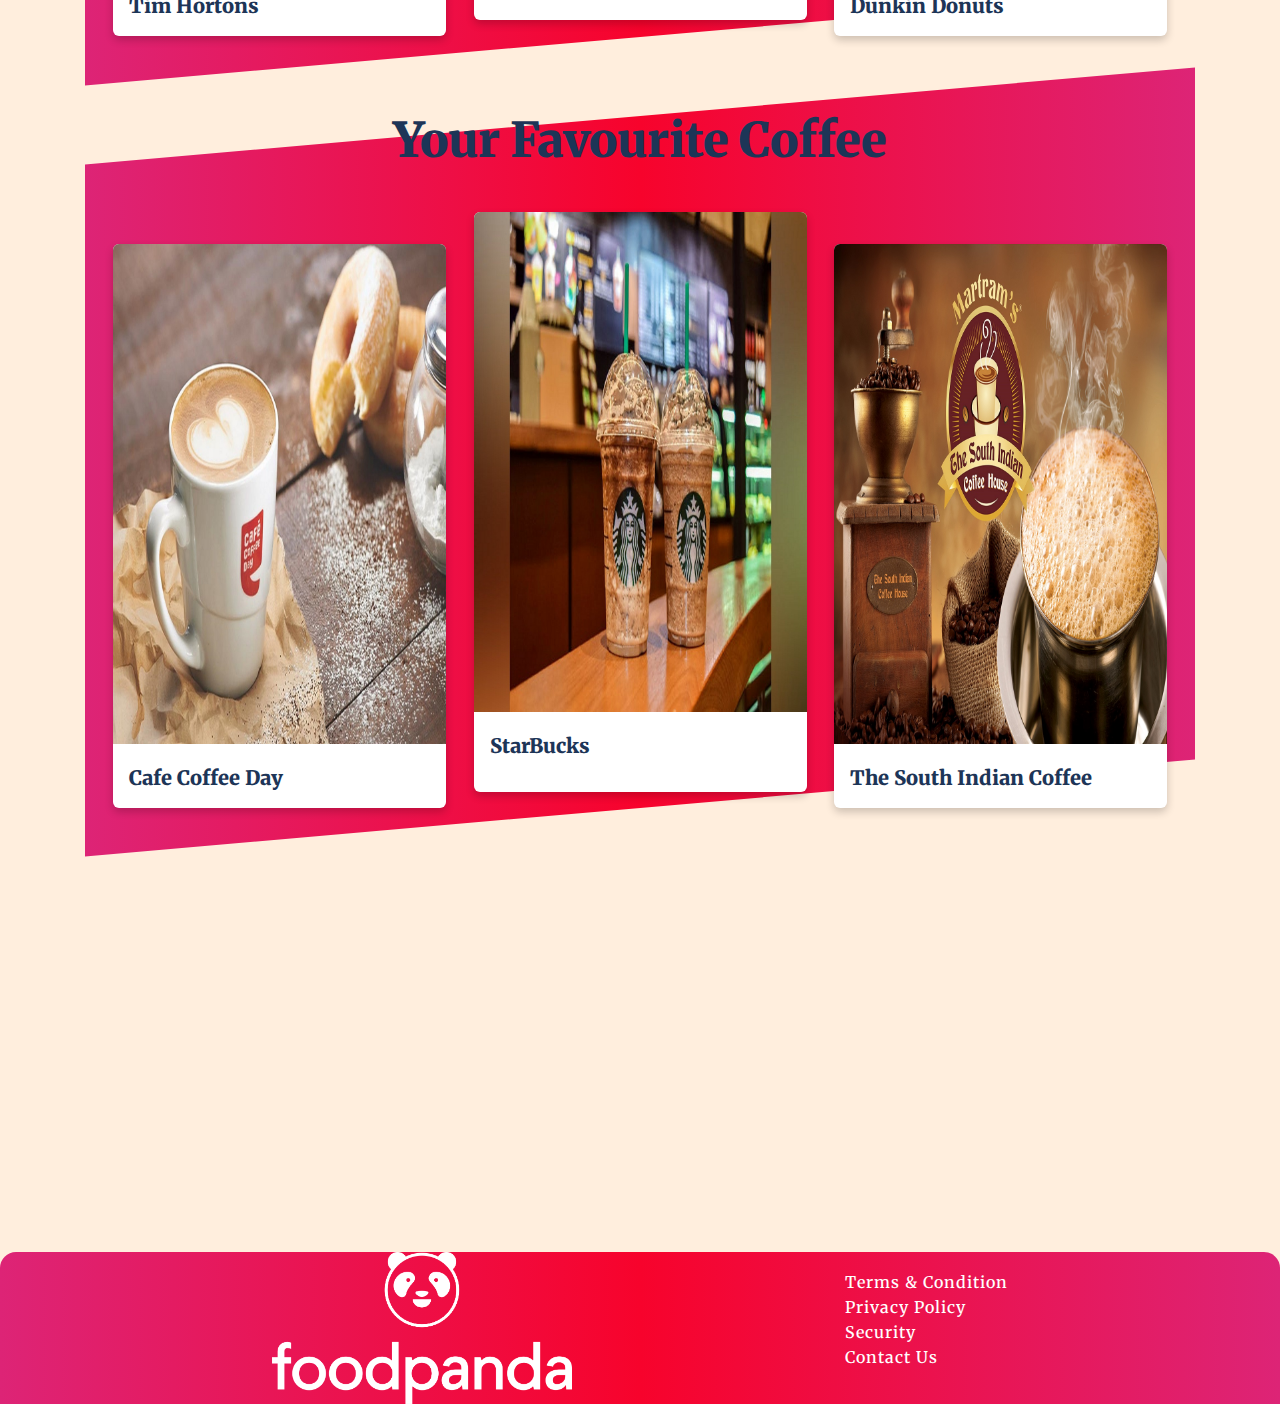
<file: menu.html>
<!DOCTYPE html>
<html lang="en">

<head>
    <meta charset="UTF-8" />
    <meta http-equiv="X-UA-Compatible" content="IE=edge" />
    <meta name="viewport" content="width=device-width, initial-scale=1.0" />
    <link rel="icon" href="https://www.foodpanda.com/wp-content/uploads/2020/07/cropped-panda-head_pink-32x32.png"
        sizes="32x32" />
    <title>Explore-Menu</title>
    <link rel="stylesheet" href="./css/style.css" />
    <link
        href="https://fonts.googleapis.com/css?family=Merriweather:300,300italic,regular,italic,700,700italic,900,900italic"
        rel="stylesheet" />
</head>

<body>
    <!--Nav Bar -->
    <header>
        <nav class="navbar">
            <div class="navbar__brand">
                <a href="http://127.0.0.1:5500/index.html">
                    <img src="./assets/logo.png" alt="logo" class="brand__logo" />
                </a>
            </div>
            <div class="navbar__nav__items">

            </div>
            <ul class="menu">
                <li><a href="aboutus.html">About Us</a></li>
                <li><a href="career.html">Careers</a></li>
                <li><a href="cities.html">Cities</a></li>
                <li><a href="contact.html">Contact Us</a></li>
            </ul>
            <div class="nav__item">
                <a href="signup.html">
                    <button class="button__primary hide__mobile">Sign Up</button>
                </a>
            </div>
        </nav>
    </header>

    <!-- Hero Heading -->
    <main class="container">

        <h1 style=" margin-top: 3rem;
            text-align: center;font-size: 3.5rem;
    line-height: 2rem;
    color: #1d3557;
    font-weight: 900;">Bon Appétit !!!</h1>


        <!-- Explore Food Menu -->
        <section class="food__list__container">
            <h1 class="text-xl">American</h1>
            <div class="food__list__container__diagonal"></div>
            <div class="food__menu__card__list">

                <!-- Burger Farm -->

                <div class="food__menu__card">
                    <a href="https://farmburger.com/">
                        <img src="./assets/burger farm.jpg" alt="burger" class="food__menu__card__image" />
                        <div class="food__menu__card__details">
                            <h4 class="text-lg"><strong>Burger Farm</strong></h4>
                        </div>
                    </a>
                </div>

                <!-- Burger King -->
                <div class="food__menu__card food__menu__card__move__up">
                    <a href="https://www.burgerking.in/">
                        <img src="./assets/burger king.jpg" alt="burger" class="food__menu__card__image" />
                        <div class="food__menu__card__details">
                            <h4 class="text-lg"><strong>Burger King</strong></h4>

                        </div>
                    </a>
                </div>
                <!-- Denny's-->
                <div class="food__menu__card">
                    <a href="https://www.dennys.com/">
                        <img src="./assets/denny_s.jpg" alt="American" class="food__menu__card__image" />
                        <div class="food__menu__card__details">
                            <h4 class="text-lg"><strong>Denny's</strong></h4>
                        </div>
                    </a>
                </div>
            </div>
        </section>
    </main>

    <main class="container">

        <!-- Explore Food Menu -->
        <section class="food__list__container">
            <h1 class="text-xl">Italian</h1>
            <div class="food__list__container__diagonal"></div>
            <div class="food__menu__card__list">
                <!-- Domino's -->

                <div class="food__menu__card">
                    <a href="https://www.dominos.co.in/">
                        <img src="./assets/domino_s.jpg" alt="pizza" class="food__menu__card__image" />
                        <div class="food__menu__card__details">
                            <h4 class="text-lg"><strong>Domino's</strong></h4>

                        </div>
                    </a>
                </div>

                <!-- Pizza Hut-->
                <div class="food__menu__card food__menu__card__move__up">
                    <a href="https://www.pizzahut.co.in/">
                        <img src="./assets/pizza hut.jpg" alt="pizza" class="food__menu__card__image" />
                        <div class="food__menu__card__details">
                            <h4 class="text-lg"><strong>Pizza Hut</strong></h4>

                        </div>
                    </a>
                </div>
                <!-- Panera -->
                <div class="food__menu__card">
                    <a href="http://www.panerabread.com/en-us/home/">
                        <img src="./assets/panera.jpg" alt="Panera Bread" class="food__menu__card__image" />
                        <div class="food__menu__card__details">
                            <h4 class="text-lg"><strong>Panera</strong></h4>
                        </div>
                    </a>
                </div>
            </div>
        </section>
    </main>

    <main class="container">

        <!-- Explore Food Menu -->
        <section class="food__list__container">
            <h1 class="text-xl">Specially For You</h1>
            <div class="food__list__container__diagonal"></div>
            <div class="food__menu__card__list">

                <!-- Ramen -->
                <div class="food__menu__card">
                    <a href="https://www.ichiranusa.com/menu/">
                        <img src="./assets/ichiran ramen.jpg" alt="Ramen" class="food__menu__card__image" />
                        <div class="food__menu__card__details">
                            <h4 class="text-lg"><strong>Ichiran Ramen</strong></h4>

                        </div>
                    </a>
                </div>

                <!-- KFC -->
                <div class="food__menu__card food__menu__card__move__up">
                    <a href="https://online.kfc.co.in/home">
                        <img src="./assets/KFC.jpg" alt="KFC" class="food__menu__card__image" />
                        <div class="food__menu__card__details">
                            <h4 class="text-lg"><strong>KFC</strong></h4>

                        </div>
                    </a>
                </div>
                <!-- Taco Bell -->
                <div class="food__menu__card">
                    <a href="https://www.tacobell.co.in/">
                        <img src="./assets/taco bell.jpg" alt="Taco Bell" class="food__menu__card__image" />
                        <div class="food__menu__card__details">
                            <h4 class="text-lg"><strong>Taco Bell</strong></h4>
                        </div>
                    </a>
                </div>
            </div>
        </section>
    </main>

    <main class="container">

        <!-- Explore Food Menu -->
        <section class="food__list__container">
            <h1 class="text-xl">Desserts</h1>
            <div class="food__list__container__diagonal"></div>
            <div class="food__menu__card__list">

                <!-- Tim Horton -->
                <div class="food__menu__card">
                    <a href="https://www.timhortons.com/">
                        <img src="./assets/tim hortons.jpg" alt="Deserts" class="food__menu__card__image" />
                        <div class="food__menu__card__details">
                            <h4 class="text-lg"><strong>Tim Hortons</strong></h4>

                        </div>
                    </a>
                </div>
                <!-- Giani -->
                <div class="food__menu__card food__menu__card__move__up">
                    <a href="http://www.gianiicecream.in/">
                        <img src="./assets/giani.jpg" alt="Deserts" class="food__menu__card__image" />
                        <div class="food__menu__card__details">
                            <h4 class="text-lg"><strong>Giani</strong></h4>
                        </div>
                    </a>
                </div>
                <!-- Dunkin Donuts -->
                <div class="food__menu__card">
                    <a href="http://www.dunkindonuts.com/">
                        <img src="./assets/dunkin_ donuts.jpg" alt="Deserts" class="food__menu__card__image" />
                        <div class="food__menu__card__details">
                            <h4 class="text-lg"><strong>Dunkin Donuts</strong></h4>

                        </div>
                    </a>
                </div>
            </div>
        </section>
    </main>

    <!-- Explore Food Menu -->
    <main class="container">
        <section class="food__list__container">
            <h1 class="text-xl">Your Favourite Coffee</h1>
            <div class="food__list__container__diagonal"></div>
            <div class="food__menu__card__list">

                <!-- CCD -->
                <div class="food__menu__card">
                    <a href="https://www.cafecoffeeday.com/">
                        <img src="./assets/CCD.jpg" alt="Coffee" class="food__menu__card__image" />
                        <div class="food__menu__card__details">
                            <h4 class="text-lg"><strong>Cafe Coffee Day</strong></h4>
                        </div>
                    </a>
                </div>

                <!-- StarBucks-->
                <div class="food__menu__card food__menu__card__move__up">
                    <a href="https://www.starbucks.in/">
                        <img src="./assets/Starbucks.jpg" alt="Coffee" class="food__menu__card__image" />
                        <div class="food__menu__card__details">
                            <h4 class="text-lg"><strong>StarBucks</strong></h4>

                        </div>
                    </a>
                </div>
                <!-- The South Indian Coffee -->
                <div class="food__menu__card">
                    <a href="http://www.thesouthindiancoffeehouse.com/">
                        <img src="./assets/The South Indian coffee house.jpg" alt="coffee"
                            class="food__menu__card__image" />
                        <div class="food__menu__card__details">
                            <h4 class="text-lg"><strong>The South Indian Coffee</strong></h4>
                        </div>
                    </a>
                </div>
            </div>
        </section>

        <!--Quote Container-->
        <section class="quote__container">

        </section>
    </main>

    <!-- Footer Section -->
    <footer class="footanchor">
        <img src="./assets/logo.png" alt="logo" />
        <ul>
            <li><a href="https://www.foodpanda.co.jp/en/contents/terms-and-conditions.htm">Terms & Condition</a></li>
            <li><a href="https://www.foodpanda.co.jp/en/contents/privacy.htm">Privacy Policy</a></li>
            <li><a href="https://www.foodpanda.com/security/">Security</a></li>
            <li><a href="contact.html">Contact Us</a></li>
        </ul>
    </footer>

    <!--SVG Shape-->
    <div class="custom-shape-divider-top-1624884627">
        <svg data-name="Layer 1" xmlns="http://www.w3.org/2000/svg" viewBox="0 0 1200 120" preserveAspectRatio="none">
            <path
                d="M321.39,56.44c58-10.79,114.16-30.13,172-41.86,82.39-16.72,168.19-17.73,250.45-.39C823.78,31,906.67,72,985.66,92.83c70.05,18.48,146.53,26.09,214.34,3V0H0V27.35A600.21,600.21,0,0,0,321.39,56.44Z"
                class="shape-fill"></path>
        </svg>
    </div>
</body>

</html>
</file>
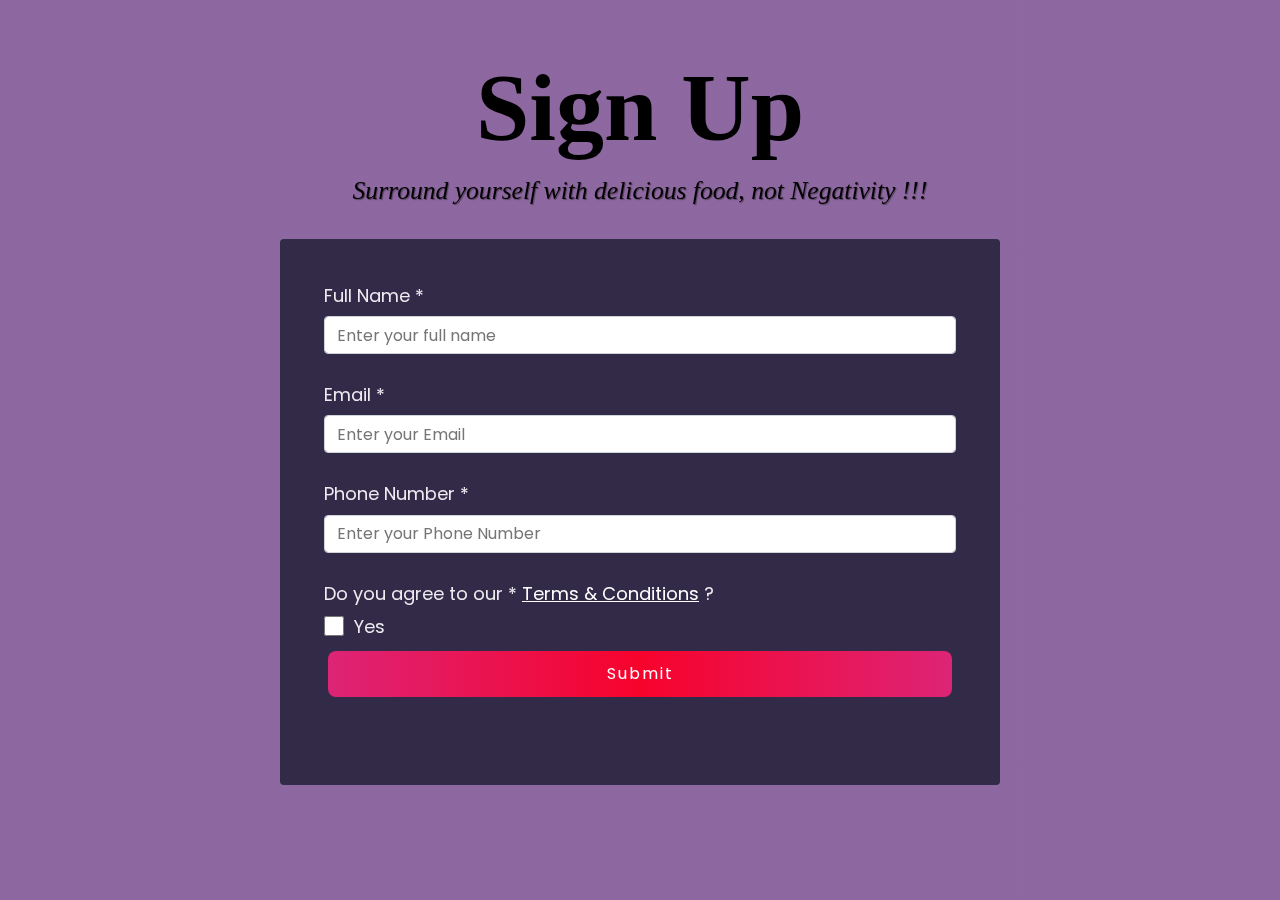
<file: signup.html>
<!DOCTYPE html>
<html lang="en">

<head>
    <meta charset="UTF-8">
    <meta http-equiv="X-UA-Compatible" content="IE=edge">
    <meta name="viewport" content="width=device-width, initial-scale=1.0">
    <link rel="icon" href="https://www.foodpanda.com/wp-content/uploads/2020/07/cropped-panda-head_pink-32x32.png" sizes="32x32" />
    <link rel="stylesheet" href="./css/feedback.css" />
    <link href="https://fonts.googleapis.com/css2?family=Abril+Fatface&display=swap" rel="stylesheet">
    <title>Sign Up</title>
</head>

<body>
    <div class="container">

        <!-- Header -->
        <header class="header">
            <h1 id="title" class="text-center" style="font-family: Abril Fat Face; font-weight:bold; color: black;
          font-size: 6rem;">Sign Up</h1>
            <p id="description" class="description text-center" style="font-family: cursive;
          font-size: 1.6rem; color: black;">
                Surround yourself with delicious food, not Negativity !!!
            </p>
        </header>

        <!-- Full Name -->
        <form id="survey-form" action="connect.php" method="POST">
            <div class="form-group">
                <label id="name-label" for="name">Full Name *</label>
                <input type="text" name="fullName" id="name" class="form-control" placeholder="Enter your full name"
                    required />
            </div>

            <!-- E-mail -->
            <div class="form-group">
                <label id="email-label" for="email">Email *</label>
                <input type="email" name="eMail" id="email" class="form-control" placeholder="Enter your Email"
                    required />
            </div>

            <!-- Phone Number -->
            <div class="form-group">
                <label id="number-label" for="number">Phone Number *</label>
                <input type="tel" name="phoneNumber" id="number" class="form-control"
                    placeholder="Enter your Phone Number" />
            </div>

            <!-- Check Box -->
            <div class="form-group">
                <p>
                    Do you agree to our * <a href="https://www.foodpanda.co.jp/en/contents/terms-and-conditions.htm" style="color: white">Terms & Conditions</a> ?
                </p>

                <label><input name="prefer" type="checkbox" class="input-checkbox" required/>Yes</label>

                <!-- Submit Button -->
                <div class="form-group">
                    
                    <button type="submit" id="submit" class="submit-button" style="color: white;">
                        <a href="index.html" style="text-decoration: none;">
                            Submit  
                        </a>
                    </button>
                
                </div>
        </form>
    </div>


</body>


</html>
</file>
<file: css/style.css>
* {
  padding: 0;
  margin: 0;
  box-sizing: border-box;
}
  
 /*SVG CSS*/
 .custom-shape-divider-top-1624884627 {
  position: absolute;
  top: 0;
  left: 0;
  width: 100%;
  overflow: hidden;
  line-height: 0;
}

.custom-shape-divider-top-1624884627 svg {
  position: relative;
  display: block;
  width: calc(118% + 1.3px);
  height: 263px;
  z-index: -2;
}

.custom-shape-divider-top-1624884627 .shape-fill {
  fill: #FFFFFF;
}

/* Global */

body {
  font-family: "Merriweather", sans-serif;
  background-color: #FFEEDD;
  overflow-x: hidden;
  transition: 0.5s;
}

ul {
  list-style-type: none;
  margin: 0;
  padding: 0;
}

button {
  border: none;
  cursor: pointer;
}

section {
  margin: 4rem 0;
}
.menu{
  list-style: none;
  display: flex;
}

.menu li a{
  height: 40px;
  line-height: 43px;
  margin: 3px;
  padding: 0px 22px;
  display: flex;
  font-size: 0.8em;
  text-transform: uppercase;
  font-weight: 500;
  letter-spacing: 1px;
  color: gray;
}
.menu li a:hover{
  background-image: linear-gradient(
    to right,
    #dd2476 0%,
    #f7032c 50%,
    #dd2476 100%
  );
  background-position: right center;
  border-radius: 10px;
  color: white;
  transition:  0.2s;
  box-shadow: 5px 10px 30px rgba(31, 34, 33, 0.2);
}
a{
  text-decoration: none;
}
/* Custom */


.column {
  float: left;
  width: 33.33%;
  padding: 5px;
  padding-bottom: 15px;
  margin-bottom: auto;
}

.container {
  width: 100%;
  padding-right: 15px;
  padding-left: 15px;
  margin-right: auto;
  margin-left: auto;
}

.hide__mobile {
  display: none !important;
}

.navbar {
  position: sticky;
  top: 0;
  display: flex;
  justify-content: space-between;
  align-items: center;
  background-color: #f9fafc;
  box-shadow: 0 10px 15px -3px rgba(0, 0, 0, 0.1),
    0 4px 6px -2px rgba(0, 0, 0, 0.05);
  z-index: 9999;
}
.navbar__brand {
  width: 100px;
}
.mobile__navbar__items {
  background-color: #f9fafc;
  padding: 1rem;
  box-shadow: 0 10px 15px -3px rgba(0, 0, 0, 0.1),
    0 4px 6px -2px rgba(0, 0, 0, 0.05);
  z-index: 9999;
}

.hamburger__menu > div {
  width: 35px;
  height: 5px;
  background-color: #f9fafc;
  margin: 6px 0;
}

.hamburger__menu__close {
  display: none !important;
}

.mobile__navbar__items > ul > li {
  margin: 20px 0;
}

.button__primary {
  background-image: linear-gradient(
    to right,
    #dd2476 0%,
    #f7032c 50%,
    #dd2476 100%
  );
}
.button__primary {
  margin: 10px;
  padding: 0.5rem 1rem;
  text-align: center;
  text-transform: capitalize;
  transition: 0.5s;
  font-weight: 600;
  background-size: 200% auto;
  color: white;
  box-shadow: 0 0 20px #eee;
  border-radius: 30px;
  display: block;
}

.button__primary:hover {
  background-position: right center; /* change the direction of the change here */
  color: #fff;
  text-decoration: none;
}

.brand__logo {
  width: 100%;
}

.hero__container {
  margin-top: 1rem;
}

.hero__image__container {
  position: relative;
  width: 100%;
}

.hero__image__shape {
  position: absolute;
  right: 2;
}

.hero__image {
  position: absolute;
  width: 100%;
  top: 60px;
  right: auto;
  left: auto;
  z-index: 2;
  border-radius: 8px;
  box-shadow: 0 25px 50px -12px rgba(0, 0, 0, 0.25);
}

.hero__text {
  font-size: 1.875rem;
  line-height: 2.25rem;
  color: #1d3557;
  font-weight: 900;
}

.video__footage__container {
  margin-top: 3rem;
  display: flex;
  flex-direction: column;
  justify-content: center;
  align-items: center;
  width: 100%;
}

.video__footage {
  position: relative;
}

.video__footage::before {
  background-image: linear-gradient(
    to right,
    #dd2476 0%,
    #f00942 50%,
    #dd2476 90%
  );
  content: "";
  top: 0;
  left: 0;
  position: absolute;
  transform: translate(1rem, 1rem);
  height: 100%;
  width: 100%;
  z-index: -1;
}

.video__footage__text {
  margin-top: 2rem;
  color: #1d3557;
  font-size: 1.25rem;
  font-weight: 300;
  text-align: center;
}

.food__list__container {
  margin-top: 3rem;
  text-align: center;
}

.text-lg {
  font-size: 1.25rem;
  line-height: 1.75rem;
  color: #1d3557;
  font-weight: 900;
}
.text-xl {
  font-size: 1.5rem;
  line-height: 2rem;
  color: #1d3557;
  font-weight: 900;
}

.food__menu__card__list {
  width: 100%;
}
.food__menu__card {
  margin-top: 1rem;
  box-shadow: 0 4px 8px 0 rgba(0, 0, 0, 0.2);
  transition: 0.3s;
  width: 100%;
}
.food__menu__card:hover {
  box-shadow: 0 8px 16px 0 rgba(0, 0, 0, 0.2);
}

.food__menu__card__image {
  border-radius: 6px 6px 0 0;
  width: 100%;
}
.food__menu__card__details {
  padding: 1rem;
  text-align: left;
  color: #1d3557;
}

.food__list__view__more {
  margin: 2rem 0;
  transition: 0.3s;
  color: #fff;
  padding: 1rem;
  border-radius: 6px;
  background: linear-gradient(to right, #ff512f 0%, #dd2476 51%, #ff512f 100%);
}

.restaurant__list__text {
  margin: 1rem 0;
}

.restaurant__list__container {
  margin-top: 3rem;
}

.restaurant__list__row_1 {
  display: flex;
  align-items: baseline;
}
.restaurant__list__row_2 {
  margin-top: 10px;
  display: flex;
  align-items: flex-start;
  flex-direction: row-reverse;
}
.restaurant2,
.restaurant4 {
  border-radius: 4px;
  margin: 0 5px;
  width: 200px;
  height: 100px;
  box-shadow: 0 10px 15px -3px rgba(0, 0, 0, 0.1),
    0 4px 6px -2px rgba(0, 0, 0, 0.05);
}
.restaurant1,
.restaurant3 {
  border-radius: 4px;
  margin: 0 5px;
  width: 150px;
  height: 80px;
  box-shadow: 0 10px 15px -3px rgba(0, 0, 0, 0.1),
    0 4px 6px -2px rgba(0, 0, 0, 0.05);
}

.email__subcribe__container {
  margin-top: 3rem;
  width: 100%;
  padding: 15px;
  margin-right: auto;
  margin-left: auto;
}

.email__subcribe__input__field {
  display: flex;
  align-items: center;
}
.button__survey{
  background-image: linear-gradient(
      to right,
      #dd2476 0%,
      #f7032c 50%,
      #dd2476 100%
    );
    font-size: medium;
  margin-left: 200px;
  padding: 1rem 2rem;
  text-align: center;
  text-transform: capitalize;
  transition: 0.5s;
  font-weight: 600;
  background-size: 200% auto;
  color: white;
  box-shadow: 0 0 20px #eee;
  border-radius: 30px;
  display: block;
}
.button__survey:hover {
  background-position: right center; /* change the direction of the change here */
  color: #fff;
  text-decoration: none;
}

.email__input {
  border: 1px solid #ee89a0;
  background-color: #e4ecb8;
  color: #1d3557;
  font-weight: 700;
  padding: 0.5rem;
  border-radius: 10px;
}


.email__input::placeholder {
  color: #686866;
}

.footanchor li a{
  
  font-size: 1em;
  font-weight: 500;
  letter-spacing: 1px;
  color: white;
}
footer {
  display: flex;
  flex-direction: column;
  align-items: center;
  justify-content: center;
  border-radius: 1rem 1rem 0 0;
  background-image: linear-gradient(
    to right,
    #dd2476 0%,
    #f7032c 50%,
    #dd2476 100%
  );
}

footer > img {
  width: 300px;
  filter: brightness(0) invert(1);
}

footer > ul {
  margin-top: -1rem;
  color: #fff;
}

footer > ul > li {
  margin: 5px 0;
} 

.quote__container {
  position: relative;
  margin-top: 4rem;
  align-items: center;
  display: flex;
  flex-direction: column;
  justify-content: center;
  height: 250px;
  width: 120%;
  border-radius: 15px;
  background: url("https://www.movingwalls.com/hs-fs/hubfs/Google%20Drive%20Integration/Copy%20of%20Press_Foodpanda%20Weather%20Trigger%20Campaign.png?width=900&name=Copy%20of%20Press_Foodpanda%20Weather%20Trigger%20Campaign.png")
  center ;
}



@media (min-width: 768px) {
  .hide__mobile {
    display: block !important;
  }
  .mobile__only {
    display: none !important;
  }
  .hero__container {
    display: flex;
    flex-direction: row-reverse;
    align-items: center;
  }

  .hero__image {
    margin-top: 2rem;
  }

  .text-xl {
    font-size: 1.875rem;
    line-height: 2.25rem;
  }
  .food__list__container {
    position: relative;
    margin: 5rem 0;
  }
  .food__list__container__diagonal {
    left: 0px;
    position: absolute;
    top: 0px;

    height: 100%;
    width: 100%;

    transform: skewY(-5deg);
    background-image: linear-gradient(
    to right,
    #dd2476 0%,
    #f7032c 50%,
    #dd2476 100%
  );
    z-index: -3;
  }
  
  
  

  .food__menu__card__list {
    display: flex;
    flex-wrap: wrap;
    justify-content: space-evenly;
    padding-top: 2rem;
  }
  .food__menu__card {
    flex-basis: 30%;
    background-color: #fff;
    border-radius: 6px;
  }

  .food__menu__card__move__up {
    margin-top: -1rem;
    margin-bottom: 1rem;
  }

  .food__list__view__more {
    background: none;
  }

  .video__footage__container {
    margin-bottom: 5rem;
    display: flex;
    flex-direction: row;
    justify-content: space-between;
  }

  .video__footage {
    margin-right: 2rem;
  }
  .video__footage__text {
    margin-left: 2rem;
  }

  .restaurant__list__container {
    display: flex;
    justify-content: space-between;
    align-items: center;
  }

  .restaurant__list__row_1 {
    justify-content: center;
  }
  .restaurant__list__row_2 {
    margin-top: 3px;
    align-items: flex-start;
    justify-content: center;
  }
  .email__subcribe__container {
    display: flex;

    justify-content: center;
  }
  .email__input {
    width: 20rem;
  }

  .quote__container {
    height: 300px;
    width: 100%;
  }
  .quote_image_overlay {
    position: absolute;
    height: 300px;
    width: 100%;
    border-radius: 13px;
    background-color: #0a4065;
    opacity: 49%;
  }
  .quote_image_text {
    color: #fff;
    z-index: 3;
    margin: 0 1rem;
    text-align: center;
    font-size: 2rem;
    font-weight: 500;
    line-height: 1.2;
  }
  footer {
    margin-top: 3rem;
    display: flex;
    flex-direction: row;
    justify-content: space-evenly;
  }
}

@media (min-width: 1200px) {
  .container {
    max-width: 1140px;
  }
  .navbar {
    padding: 0 3rem;
  }
  .button__primary {
    padding: 1rem 2rem;
    font-size: 1rem;
  }

  .hero__text {
    font-size: 3rem;
    line-height: 1;
  }
  .text-xl {
    font-size: 3rem;
    line-height: 1;
  }

  .video__footage__container {
    display: flex;
    flex-direction: column;
  }
  .video__footage__text {
    width: 60%;
  }

  .food__menu__card__list {
    margin-top: 2rem;
  }
  .food__list__view__more {
    margin-top: 4rem;
    cursor: pointer;
  }
  .food__list__view__more:hover {
    background: #fff;
    color: #dd2476;
    margin: 4rem 20rem;
    box-shadow: 0 25px 50px -12px rgba(0, 0, 0, 0.25);
  }
  .restaurant2,
  .restaurant4 {
    width: 300px;
    height: 260px;
  }
  .restaurant1,
  .restaurant3 {
    width: 250px;
    height: 180px;
  }
}
</file>
<file: css/contact.css>
@import url('https://fonts.googleapis.com/css?family=Merriweather:300,300italic,regular,italic,700,700italic,900,900italic');

:root {
  --color-white: #f3f3f3;
  --color-darkblue: #1b1b32;
  --color-darkblue-alpha: rgba(27, 27, 50, 0.8);
  --color-green: #37af65;
}
* {
    box-sizing: border-box;
}


body {
  font-family: 'Merriweather', sans-serif;
  font-size: 1rem;
  font-weight: 400;
  line-height: 1.4;
  color: var(--color-white);
  margin: 0;
}


/* mobile friendly alternative to using background-attachment: fixed */


h1 {
  font-weight: 400;
  line-height: 1.2;
}

p {
  font-size: 1.125rem;
}

h1,
p {
  margin-top: 0;
  margin-bottom: 0.5rem;
}

label {
  display: flex;
  align-items: center;
  font-size: 1.125rem;
  margin-bottom: 0.5rem;
}

input,
button,
select,
textarea {
  margin: 0;
  font-family: inherit;
  font-size: inherit;
  line-height: inherit;
}

button {
  border: none;
}




@media (min-width: 576px) {
  .container {
    max-width: 540px;
  }
}

@media (min-width: 768px) {
  .container {
    max-width: 720px;
  }
}

.header {
  padding: 0 0.625rem;
  margin-bottom: 1.875rem;
}

.description {
  font-style: italic;
  font-weight: 200;
  text-shadow: 1px 1px 1px rgba(0, 0, 0, 0.4);
}

.clue {
  margin-left: 0.25rem;
  font-size: 0.9rem;
  color: #e4e4e4;
}

.text-center {
  text-align: center;
}

/* form */

form {
  background: var(--color-darkblue-alpha);
  margin-left: 30%;
  border-radius: 15px;
  width: 40%;
  
}
#leftbox {
    float:left; 
    width:25%;
    height:280px;
}
#middlebox{
    float:left; 
    width:25%;
    height:280px;
}
#rightbox{
    float:right;
    width:25%;
    height:280px;
}
#rightbox2{
    float:right;
    width:25%;
    height:280px;
}

.quote__container {
    position: relative;
    margin-top: 4rem;
    margin-left: 10%;
    height: 300px;
    width: 80%;
    border-radius: 15px;
    background: url("https://www.movingwalls.com/hs-fs/hubfs/Google%20Drive%20Integration/Copy%20of%20Press_Foodpanda%20Weather%20Trigger%20Campaign.png?width=900&name=Copy%20of%20Press_Foodpanda%20Weather%20Trigger%20Campaign.png")
    center center ;
  }
@media (min-width: 480px) {
  form {
    padding: 2.5rem;
  }
}

.form-group {
  margin: 0 auto 1.25rem auto;
  padding: 0.25rem;
}

.form-control {
  display: block;
  width: 100%;
  height: 2.375rem;
  padding: 0.375rem 0.75rem;
  color: #495057;
  background-color: #fff;
  background-clip: padding-box;
  border: 1px solid #ced4da;
  border-radius: 0.25rem;
  transition: border-color 0.15s ease-in-out, box-shadow 0.15s ease-in-out;
}

.form-control:focus {
  border-color: #80bdff;
  outline: 0;
  box-shadow: 0 0 0 0.2rem rgba(0, 123, 255, 0.25);
}

.input-radio,
.input-checkbox {
  display: inline-block;
  margin-right: 0.625rem;
  min-height: 1.25rem;
  min-width: 1.25rem;
}

.input-textarea {
  min-height: 120px;
  width: 100%;
  padding: 0.625rem;
  resize: vertical;
}
.submit-button a{
    text-decoration: none;
    color: white;
}
.submit-button {
  display: block;
  width: 100%;
  padding: 0.75rem;
  background-image: linear-gradient(
      to right,
      #dd2476 0%,
      #f7032c 50%,
      #dd2476 100%
    );
    ;
  
  border-radius: 8px;
  cursor: pointer;
  letter-spacing: 2px;
}
</file>
<file: css/feedback.css>
@import url('https://fonts.googleapis.com/css?family=Poppins:200i,400&display=swap');

:root {
  --color-white: #edeaf0;
  --color-darkblue: #1b1b32;
  --color-darkblue-alpha: rgba(27, 27, 50, 0.8);
  --color-green: #37af65;
}

*,
*::before,
*::after {
  box-sizing: border-box;
}

body {
  font-family: 'Poppins', sans-serif;
  font-size: 1rem;
  font-weight: 400;
  line-height: 1.4;
  color: var(--color-white);
  margin: 0;
}

/* mobile friendly alternative to using background-attachment: fixed */
body::before {
  content: '';
  position: fixed;
  top: 0;
  left: 0;
  height: 100%;
  width: 100%;
  z-index: -1;
  background: var(--color-darkblue);
  background-image: linear-gradient(
      115deg,
      rgba(190, 136, 206, 0.7),
      rgba(190, 136, 206, 0.7)
    ),
    url(http://images.summitmedia-digital.com/topbikes/images/2021/01/22/foodpanda-3-1611296044.jpg);
  background-size: cover;
  background-repeat: no-repeat;
  background-position: center;
}

h1 {
  font-weight: 400;
  line-height: 1.2;
}

p {
  font-size: 1.125rem;
}

h1,
p {
  margin-top: 0;
  margin-bottom: 0.5rem;
}

label {
  display: flex;
  align-items: center;
  font-size: 1.125rem;
  margin-bottom: 0.5rem;
}

input,
button,
select,
textarea {
  margin: 0;
  font-family: inherit;
  font-size: inherit;
  line-height: inherit;
}

button {
  border: none;
}

.container {
  width: 100%;
  margin: 3.125rem auto 0 auto;
}

@media (min-width: 576px) {
  .container {
    max-width: 540px;
  }
}

@media (min-width: 768px) {
  .container {
    max-width: 720px;
  }
}

.header {
  padding: 0 0.625rem;
  margin-bottom: 1.875rem;
}

.description {
  font-style: italic;
  font-weight: 200;
  text-shadow: 1px 1px 1px rgba(0, 0, 0, 0.4);
}

.clue {
  margin-left: 0.25rem;
  font-size: 0.9rem;
  color: #e4e4e4;
}

.text-center {
  text-align: center;
}

/* form */

form {
  background: var(--color-darkblue-alpha);
  padding: 2.5rem 0.625rem;
  border-radius: 0.25rem;
}

@media (min-width: 480px) {
  form {
    padding: 2.5rem;
  }
}

.form-group {
  margin: 0 auto 1.25rem auto;
  padding: 0.25rem;
}

.form-control {
  display: block;
  width: 100%;
  height: 2.375rem;
  padding: 0.375rem 0.75rem;
  color: #495057;
  background-color: #fff;
  background-clip: padding-box;
  border: 1px solid #ced4da;
  border-radius: 0.25rem;
  transition: border-color 0.15s ease-in-out, box-shadow 0.15s ease-in-out;
}

.form-control:focus {
  border-color: #80bdff;
  outline: 0;
  box-shadow: 0 0 0 0.2rem rgba(0, 123, 255, 0.25);
}

.input-radio,
.input-checkbox {
  display: inline-block;
  margin-right: 0.625rem;
  min-height: 1.25rem;
  min-width: 1.25rem;
}

.input-textarea {
  min-height: 120px;
  width: 100%;
  padding: 0.625rem;
  resize: vertical;
}
.submit-button a{
    text-decoration: none;
    color: white;
}
.submit-button {
  display: block;
  width: 100%;
  padding: 0.75rem;
  background-image: linear-gradient(
      to right,
      #dd2476 0%,
      #f7032c 50%,
      #dd2476 100%
    );
    ;
  
  border-radius: 8px;
  cursor: pointer;
  letter-spacing: 2px;
}
</file>
